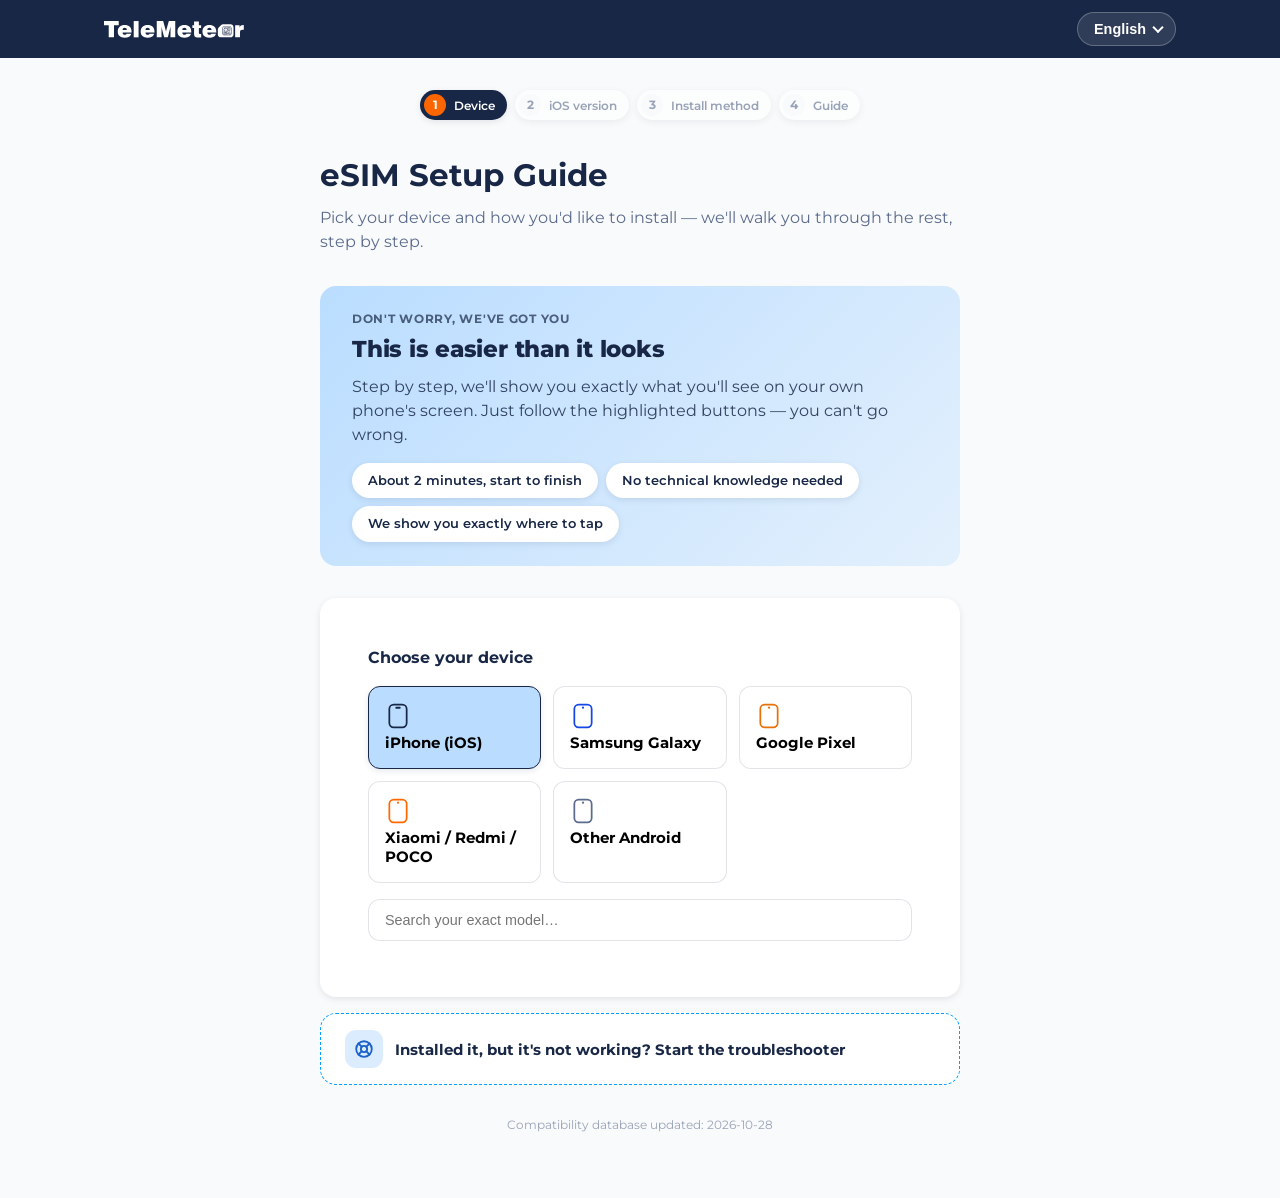
<file: index.html>
<!doctype html>
<html lang="hu">
<head>
  <meta charset="utf-8" />
  <meta name="viewport" content="width=device-width, initial-scale=1" />
  <title data-i18n="ui.app.title">eSIM Setup Guide</title>
  <link rel="preload" href="assets/fonts/montserrat-400.woff2?v=68" as="font" type="font/woff2" crossorigin />
  <link rel="preload" href="assets/fonts/montserrat-700.woff2?v=68" as="font" type="font/woff2" crossorigin />
  <link rel="stylesheet" href="css/tokens.css?v=68" />
  <link rel="stylesheet" href="css/main.css?v=68" />
  <link rel="stylesheet" href="css/phone-frame.css?v=68" />
  <style>
    /* No flash of untranslated text: the page is held back for the few
       milliseconds it takes to load the visitor's language. Deliberately not
       animated — a transition can stall in a throttled tab and leave the page
       invisible. */
    html:not(.i18n-ready) body { visibility: hidden; }
  </style>
  <noscript><style>html:not(.i18n-ready) body { visibility: visible; }</style></noscript>
  <script>
    // Failsafe: if anything goes wrong while loading, never leave the visitor
    // staring at a blank page — show it anyway.
    setTimeout(function () {
      document.documentElement.classList.add("i18n-ready");
    }, 2500);
  </script>
</head>
<body>
  <header class="site-header">
    <div class="site-header__inner">
      <a href="https://telemeteor.com" class="site-header__brand" aria-label="TeleMeteor">
        <svg width="140" height="17" viewBox="0 0 232 28" fill="none" xmlns="http://www.w3.org/2000/svg" aria-hidden="true">
          <path d="M24.3886 0H0V7.1164H7.8274V27.0111H16.5612V7.1164H24.3886V0Z" fill="currentColor"/>
          <path d="M34.34 6.36244C30.7823 6.36244 27.9708 7.33007 25.9021 9.2684C23.8335 11.2067 22.8008 13.8494 22.8008 17.1993C22.8008 20.5493 23.812 22.9715 25.8374 24.873C27.8629 26.7746 30.5974 27.7239 34.044 27.7239C37.1207 27.7239 39.5993 27.1635 41.4737 26.0458C43.3512 24.9282 44.5658 23.2807 45.1207 21.1035H37.4783C37.2933 21.6425 36.9419 22.0528 36.4271 22.3407C35.9091 22.6285 35.2648 22.7724 34.4879 22.7724C33.3442 22.7724 32.4502 22.4264 31.812 21.7374C31.1708 21.0454 30.8347 20.0655 30.7977 18.7947L45.7712 18.7763V18.2986C45.7712 14.5567 44.7601 11.6324 42.7346 9.52256C40.7092 7.41275 37.913 6.35938 34.343 6.35938L34.34 6.36244ZM30.7947 14.7986C30.844 13.6381 31.1739 12.7286 31.7812 12.0764C32.3916 11.4211 33.2178 11.0965 34.2629 11.0965C35.3943 11.0965 36.2637 11.4058 36.8648 12.0213C37.4691 12.6398 37.8113 13.5646 37.8976 14.7986H30.7885H30.7947Z" fill="currentColor"/>
          <path d="M57.2877 0H49.2383V27.0111H57.2877V0Z" fill="currentColor"/>
          <path d="M83.7271 18.3025C83.7271 14.5606 82.716 11.6363 80.6905 9.52647C78.6651 7.41666 75.8689 6.36328 72.2989 6.36328C68.729 6.36328 65.9297 7.33092 63.8611 9.26925C61.7925 11.2076 60.7598 13.8502 60.7598 17.2002C60.7598 20.5501 61.7709 22.9723 63.7964 24.8739C65.8218 26.7755 68.5563 27.7247 72.003 27.7247C75.0797 27.7247 77.5583 27.1644 79.4327 26.0467C81.3102 24.929 82.5248 23.2816 83.0797 21.1044H75.4373C75.2523 21.6433 74.9009 22.0537 74.386 22.3415C73.8681 22.6293 73.2238 22.7733 72.4469 22.7733C71.3032 22.7733 70.4091 22.4272 69.771 21.7383C69.1298 21.0462 68.7937 20.0663 68.7567 18.7955L83.7302 18.7772V18.2995L83.7271 18.3025ZM68.7537 14.7995C68.803 13.6389 69.1328 12.7295 69.7402 12.0772C70.3506 11.4219 71.1768 11.0973 72.225 11.0973C73.3564 11.0973 74.2257 11.4066 74.8269 12.0221C75.4311 12.6407 75.7733 13.5654 75.8597 14.7995H68.7506H68.7537Z" fill="currentColor"/>
          <path d="M202.553 17.457H199.078V20.9081H202.553V17.457ZM201.692 20.0537H199.938V18.3114H201.692V20.0537Z" fill="currentColor"/>
          <path d="M209.669 5.46484H197.374C196.043 5.46484 194.763 5.98847 193.817 6.92242L190.108 10.5847C189.152 11.5279 188.619 12.8078 188.619 14.1399V22.08C188.619 24.8053 190.842 27.0131 193.583 27.0131H209.669C212.413 27.0131 214.635 24.8053 214.635 22.08V10.3979C214.635 7.67264 212.413 5.46484 209.669 5.46484ZM211.207 21.0695C211.207 22.475 210.057 23.6172 208.642 23.6172H198.916C197.501 23.6172 196.351 22.475 196.351 21.0695V11.4084C196.351 10.0029 197.501 8.86075 198.916 8.86075H208.642C210.057 8.86075 211.207 10.0029 211.207 11.4084V21.0695Z" fill="currentColor"/>
          <path d="M208.643 9.64453H198.916C197.939 9.64453 197.141 10.4376 197.141 11.4083V21.0694C197.141 22.0401 197.939 22.8331 198.916 22.8331H208.643C209.62 22.8331 210.419 22.0401 210.419 21.0694V11.4083C210.419 10.4376 209.62 9.64453 208.643 9.64453ZM204.24 16.6966H206.713V17.4591H205.008V19.1678H204.24V16.6966ZM200.831 10.8051H203.319V13.2609H202.551V11.5676H200.831V10.8051ZM201.783 15.0186V14.253H202.551V15.0186H203.319V15.781H202.551V15.0186H201.783ZM198.309 13.2364H199.077V11.5676H198.309V10.8051H199.844V12.4709H201.783V13.2364H199.077V15.0186H200.063V14.253H200.831V15.781H198.309V13.2364ZM203.322 21.6726H198.309V16.6936H203.322V21.6726ZM209.25 21.6726H206.685V20.9101H205.008V21.6726H204.24V20.1477H205.918V18.2216H206.685V20.9101H208.482V19.9302H207.712V19.1678H209.25V21.6726ZM209.25 17.4591H208.482V18.2216H207.712V17.4591H208.482V16.6966H209.25V17.4591ZM209.25 15.781H204.24V10.8051H209.25V15.781Z" fill="currentColor"/>
          <path d="M208.482 11.5664H205.008V15.0174H208.482V11.5664ZM207.622 14.1631H205.868V12.4207H207.622V14.1631Z" fill="currentColor"/>
          <path d="M103.61 13.5355C103.499 13.8784 103.369 14.3868 103.221 15.0665C103.073 15.7463 102.913 16.5364 102.74 17.4428C102.469 16.2945 102.259 15.3911 102.111 14.7389C101.963 14.0836 101.865 13.6671 101.815 13.4834L98.048 0.00390625H87.4121V27.015H95.3135V13.9764C95.3135 13.4742 95.3043 12.8098 95.2858 11.9769C95.2673 11.147 95.2395 10.1488 95.2025 8.98821C95.4615 10.2835 95.6711 11.3124 95.8314 12.0687C95.9917 12.8281 96.152 13.4987 96.3124 14.0867L99.7097 27.015H105.801L109.162 13.7927L109.217 13.5538C109.637 11.9034 109.994 10.3815 110.287 8.98821C110.275 9.80886 110.265 10.5989 110.259 11.3644C110.253 12.13 110.25 12.9139 110.25 13.7223L110.176 27.0181H118.077V0.00696904H107.463L103.603 13.5416L103.61 13.5355Z" fill="currentColor"/>
          <path d="M133.279 6.36244C129.722 6.36244 126.91 7.33007 124.842 9.2684C122.773 11.2067 121.74 13.8494 121.74 17.1993C121.74 20.5493 122.751 22.9715 124.777 24.873C126.802 26.7746 129.537 27.7239 132.983 27.7239C136.06 27.7239 138.539 27.1635 140.413 26.0458C142.291 24.9282 143.505 23.2807 144.06 21.1035H136.418C136.233 21.6425 135.881 22.0528 135.367 22.3407C134.849 22.6285 134.204 22.7724 133.427 22.7724C132.284 22.7724 131.39 22.4264 130.751 21.7374C130.11 21.0454 129.774 20.0655 129.737 18.7947L144.711 18.7763V18.2986C144.711 14.5567 143.7 11.6324 141.674 9.52256C139.649 7.41275 136.852 6.35938 133.282 6.35938L133.279 6.36244ZM129.734 14.7986C129.783 13.6381 130.113 12.7286 130.721 12.0764C131.331 11.4211 132.157 11.0965 133.205 11.0965C134.337 11.0965 135.206 11.4058 135.807 12.0213C136.412 12.6398 136.754 13.5646 136.84 14.7986H129.731H129.734Z" fill="currentColor"/>
          <path d="M159.903 21.4596C158.895 21.4596 158.192 21.3218 157.798 21.0462C157.403 20.7706 157.206 20.296 157.206 19.6254V11.6485H160.954V7.08289H157.206V0.921875H149.267V7.08289H146.443V11.6485H149.267V21.6433C149.267 23.7593 149.77 25.2383 150.772 26.0804C151.774 26.9255 153.543 27.345 156.08 27.345C156.783 27.345 157.536 27.3297 158.343 27.2991C159.148 27.2685 160.045 27.2225 161.028 27.1613V21.4229C160.88 21.4351 160.729 21.4443 160.575 21.4504C160.421 21.4565 160.196 21.4596 159.9 21.4596H159.903Z" fill="currentColor"/>
          <path d="M174.692 6.36244C171.134 6.36244 168.322 7.33007 166.254 9.2684C164.185 11.2067 163.152 13.8494 163.152 17.1993C163.152 20.5493 164.164 22.9715 166.189 24.873C168.214 26.7746 170.949 27.7239 174.396 27.7239C177.472 27.7239 179.951 27.1635 181.825 26.0458C183.703 24.9282 184.917 23.2807 185.472 21.1035H177.83C177.645 21.6425 177.293 22.0528 176.779 22.3407C176.261 22.6285 175.616 22.7724 174.84 22.7724C173.696 22.7724 172.802 22.4264 172.164 21.7374C171.522 21.0454 171.186 20.0655 171.149 18.7947L186.123 18.7763V18.2986C186.123 14.5567 185.112 11.6324 183.086 9.52256C181.061 7.41275 178.265 6.35938 174.695 6.35938L174.692 6.36244ZM171.146 14.7986C171.196 13.6381 171.525 12.7286 172.133 12.0764C172.743 11.4211 173.569 11.0965 174.614 11.0965C175.746 11.0965 176.615 11.4058 177.216 12.0213C177.821 12.6398 178.163 13.5646 178.249 14.7986H171.14H171.146Z" fill="currentColor"/>
          <path d="M230.935 6.54688C229.286 6.54688 227.966 6.88065 226.974 7.54513C225.984 8.21268 225.223 9.26605 224.692 10.7083V7.07663H217.324V27.0111H225.337V18.8322C225.337 17.2919 225.716 16.162 226.471 15.4393C227.229 14.7166 228.413 14.3584 230.026 14.3584C230.272 14.3584 230.531 14.3676 230.803 14.3859C231.074 14.4043 231.357 14.4257 231.65 14.4502V6.54688H230.929H230.935Z" fill="currentColor"/>
        </svg>
      </a>
      <div class="lang-switcher">
        <label class="visually-hidden" for="lang-select" data-i18n="ui.lang.label">Language</label>
        <select id="lang-select">
          <option value="hu">Magyar</option>
          <option value="en">English</option>
          <option value="sr">Srpski</option>
          <option value="hr">Hrvatski</option>
        </select>
      </div>
    </div>
  </header>

  <main class="page">
    <nav class="wizard-progress" id="wizard-progress" aria-label="Progress">
      <button type="button" class="wizard-progress__step" data-wizard-progress="device">
        <span class="wizard-progress__num">1</span>
        <span data-i18n="ui.wizard.step-device">Device</span>
      </button>
      <button type="button" class="wizard-progress__step" data-wizard-progress="iosversion">
        <span class="wizard-progress__num">2</span>
        <span data-i18n="ui.wizard.step-iosversion">iOS</span>
      </button>
      <button type="button" class="wizard-progress__step" data-wizard-progress="delivery">
        <span class="wizard-progress__num">3</span>
        <span data-i18n="ui.wizard.step-delivery">Method</span>
      </button>
      <button type="button" class="wizard-progress__step" data-wizard-progress="guide">
        <span class="wizard-progress__num">4</span>
        <span data-i18n="ui.wizard.step-guide">Guide</span>
      </button>
    </nav>

    <section class="wizard-panel" id="panel-device" data-wizard-panel="device">
      <div class="page-intro">
        <h1 data-i18n="ui.app.title">eSIM Setup Guide</h1>
        <p data-i18n="ui.app.subtitle">Pick your device and how you'd like to install — we'll show you the rest.</p>
      </div>

      <section class="hero-reassurance">
        <p class="hero-reassurance__eyebrow" data-i18n="ui.hero.eyebrow">Don't worry, we've got you</p>
        <h2 class="hero-reassurance__title" data-i18n="ui.hero.title">This is easier than it looks</h2>
        <p class="hero-reassurance__body" data-i18n="ui.hero.body"></p>
        <ul class="hero-reassurance__chips">
          <li data-i18n="ui.hero.chip1"></li>
          <li data-i18n="ui.hero.chip2"></li>
          <li data-i18n="ui.hero.chip3"></li>
        </ul>
      </section>

      <section class="detect-banner" id="detect-banner" hidden>
        <span class="detect-banner__icon" id="detect-icon" aria-hidden="true">📱</span>
        <div class="detect-banner__text">
          <p class="detect-banner__eyebrow" data-i18n="ui.detect.eyebrow">Looks like your phone is</p>
          <p class="detect-banner__device" id="detect-device"></p>
          <p class="detect-banner__note" id="detect-note" hidden></p>
        </div>
        <div class="detect-banner__actions">
          <button type="button" class="detect-banner__go" id="detect-go" data-i18n="ui.detect.confirm">Yes, start here →</button>
          <button type="button" class="detect-banner__no" id="detect-no" data-i18n="ui.detect.reject">Not my phone</button>
        </div>
      </section>

      <section class="picker-group picker-group--standalone" id="device-picker" aria-labelledby="device-picker-title">
        <h2 id="device-picker-title" data-i18n="ui.os.title">Choose your device</h2>
        <div class="option-grid" id="os-options" role="group" aria-labelledby="device-picker-title"></div>

        <div class="model-search">
          <label class="visually-hidden" for="model-search-input" data-i18n="ui.os.search.placeholder">Search your exact model…</label>
          <input type="text" id="model-search-input" data-i18n-placeholder="ui.os.search.placeholder" placeholder="Search your exact model…" autocomplete="off" />
          <ul class="model-results" id="model-results"></ul>
          <p class="model-search__empty" id="model-search-empty" hidden data-i18n="ui.os.search.no-results">No matching model found.</p>
        </div>
      </section>

      <button type="button" class="ts-entry" id="ts-entry-home"><span class="ts-entry__icon" id="ts-entry-icon" aria-hidden="true"></span><span data-i18n="ui.ts.entry">Installed it, but it's not working? Start the troubleshooter</span></button>
    </section>

    <section class="wizard-panel" id="panel-iosversion" data-wizard-panel="iosversion" hidden>
      <button type="button" class="wizard-back" data-back="device">
        <span aria-hidden="true">←</span> <span data-i18n="ui.nav.prev">Back</span>
      </button>

      <section class="picker-group picker-group--standalone" id="ios-version-picker" aria-labelledby="ios-version-picker-title">
        <h2 id="ios-version-picker-title" data-i18n="ui.iosversion.title">Which iOS version do you have?</h2>
        <p class="picker-group__hint" data-i18n="ui.iosversion.hint">Not sure? Check under Settings → General → About → Software Version.</p>
        <div class="option-grid option-grid--compact" id="ios-version-options" role="group" aria-labelledby="ios-version-picker-title"></div>
      </section>
    </section>

    <section class="wizard-panel" id="panel-delivery" data-wizard-panel="delivery" hidden>
      <button type="button" class="wizard-back" id="delivery-back">
        <span aria-hidden="true">←</span> <span data-i18n="ui.nav.prev">Back</span>
      </button>

      <section class="picker-group picker-group--standalone" id="delivery-picker" aria-labelledby="delivery-picker-title">
        <h2 id="delivery-picker-title" data-i18n="ui.delivery.title">How would you like to install it?</h2>
        <p class="picker-group__hint" data-i18n="ui.delivery.hint">You'll find all three in the email we sent you — pick whichever feels easiest.</p>
        <div class="option-grid" id="delivery-options" role="group" aria-labelledby="delivery-picker-title"></div>
      </section>
    </section>

    <section class="wizard-panel" id="panel-guide" data-wizard-panel="guide" hidden>
      <section class="guide-panel" id="guide-panel" aria-live="polite">
        <p class="guide-panel__fallback-notice" id="fallback-notice" hidden data-i18n="ui.notice.fallback-en"></p>

        <!-- Instruction first: a big, plain, glanceable line so users don't
             have to read anything else to know what to do this step. -->
        <div class="step-head" id="step-text">
          <div class="step-progressbar" id="step-progress" aria-hidden="true">
            <span class="step-progressbar__fill" id="step-progress-fill"></span>
          </div>
          <div class="step-head__row">
            <span class="step-head__icon" id="step-icon" aria-hidden="true"></span>
            <div class="step-head__text">
              <p class="step-head__eyebrow">
                <span id="step-eyebrow"></span><span class="step-head__count" id="step-progress-label"></span>
              </p>
              <h2 class="step-head__title" id="step-title"></h2>
            </div>
          </div>
        </div>

        <div class="phone-frame-shell">
          <div class="phone-frame" id="phone-frame">
            <div class="phone-frame__notch"></div>
            <div class="phone-frame__screen" id="phone-screen">
              <div class="phone-frame__illustration-wrap" id="illustration-wrap"></div>
            </div>
          </div>
        </div>

        <!-- Description + warning are always visible — no clicking to read. -->
        <p class="step-body" id="step-body"></p>
        <span class="step-text__warning" id="step-warning" hidden></span>

        <nav class="step-nav" aria-label="Step navigation">
          <button type="button" class="step-nav__prev" id="step-prev" aria-label="Back">←</button>
          <button type="button" class="step-nav__next" id="step-next" data-i18n="ui.nav.next">Next</button>
        </nav>
      </section>
      <p class="guide-verified" id="guide-verified" hidden></p>
      <button type="button" class="ts-entry ts-entry--subtle" id="ts-entry-guide" data-i18n="ui.ts.entry-guide">Stuck? Troubleshooter →</button>
    </section>

    <section class="wizard-panel" id="panel-compat" data-wizard-panel="compat" hidden>
      <button type="button" class="wizard-back" id="compat-back">
        <span aria-hidden="true">←</span> <span data-i18n="ui.nav.prev">Back</span>
      </button>
      <section class="compat-card" id="compat-card" aria-live="polite"></section>
    </section>

    <section class="wizard-panel" id="panel-troubleshoot" data-wizard-panel="troubleshoot" hidden>
      <button type="button" class="wizard-back" id="ts-back">
        <span aria-hidden="true">←</span> <span data-i18n="ui.nav.prev">Back</span>
      </button>
      <section class="ts-card" id="ts-card" aria-live="polite"></section>
    </section>

    <!-- Quiet provenance line: when the compatibility data was last verified. -->
    <footer class="db-note" id="db-note" hidden></footer>
  </main>

  <script src="js/icons.js?v=68"></script>
  <script src="js/i18n.js?v=68"></script>
  <script src="js/model-catalog.js?v=68"></script>
  <script src="js/content-loader.js?v=68"></script>
  <script src="js/phone-renderer.js?v=68"></script>
  <script src="js/step-controller.js?v=68"></script>
  <script src="js/delivery-picker.js?v=68"></script>
  <script src="js/device-picker.js?v=68"></script>
  <script src="js/ios-version-picker.js?v=68"></script>
  <script src="js/device-detect.js?v=68"></script>
  <script src="js/compat.js?v=68"></script>
  <script src="js/troubleshoot.js?v=68"></script>
  <script src="js/app.js?v=68"></script>
  <script src="js/viewport-fix.js?v=68"></script>
</body>
</html>
</file>
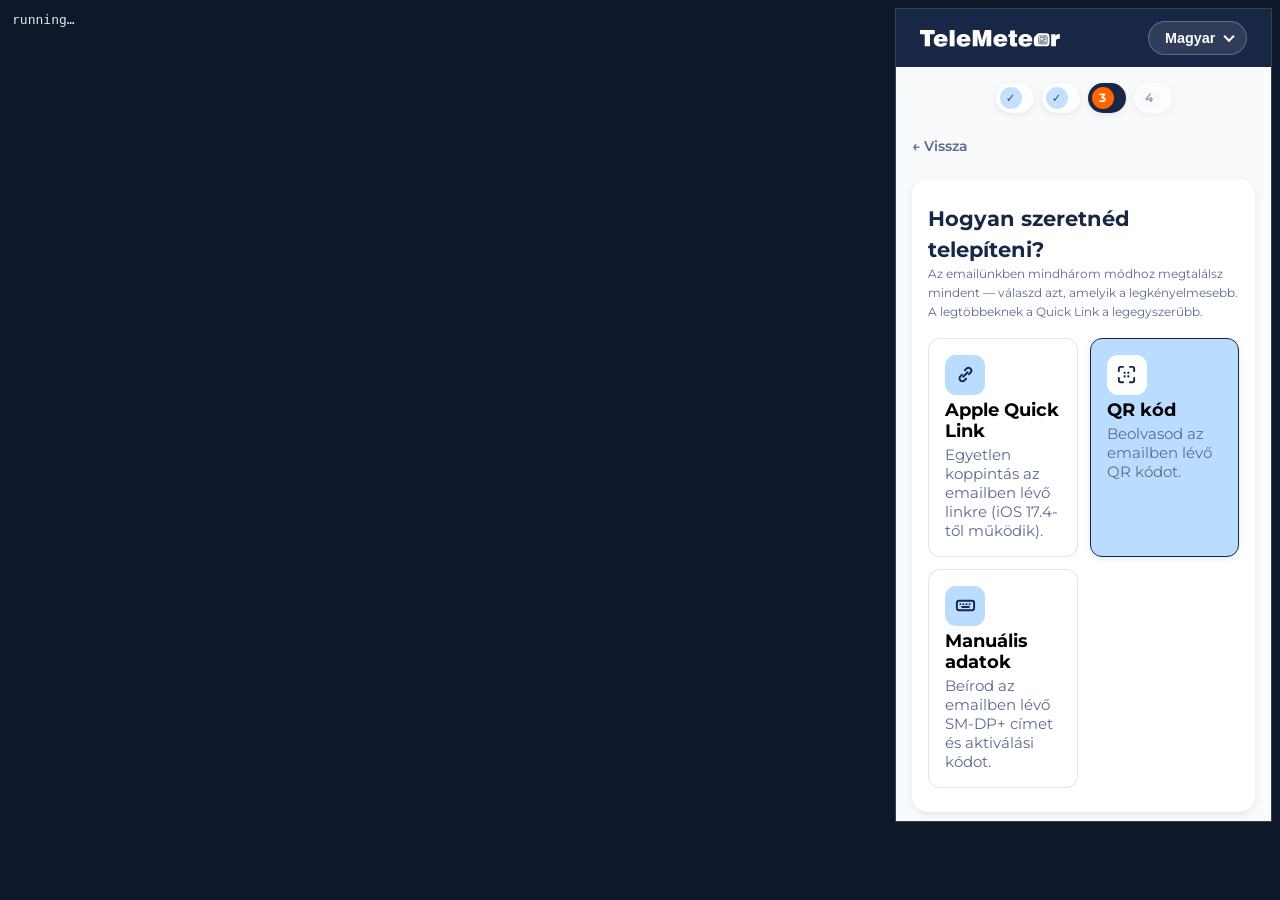
<file: tools/app-audit.html>
<!doctype html><meta charset="utf-8"><title>App layout audit</title>
<style>body{font:13px ui-monospace,monospace;background:#0f172a;color:#e2e8f0;padding:12px;margin:0}
pre{white-space:pre-wrap}.ok{color:#4ade80}.bad{color:#f87171}</style>
<div id="log">running…</div>
<iframe id="fr" style="width:375px;height:812px;border:1px solid #334155;position:fixed;right:8px;top:8px"></iframe>
<script>
const COMBOS=[
 ['ios',/iPhone/,/17\.4 (vagy újabb|or later|ili nov)/i,/QR/],
 ['ios',/iPhone/,/17\.3/,/Manuál|kézzel|Manual|Ručn|Ručni|adatok|podaci/i],
 ['ios',/iPhone/,/17\.4 (vagy újabb|or later|ili nov)/i,/^\W*🔗?\s*(Apple|Android|Quick|Brzi)/i],
 ['samsung',/Samsung/,null,/Manuál|kézzel|Manual|Ručn|Ručni|adatok|podaci/i],
 ['samsung',/Samsung/,null,/QR/],
 ['pixel',/Pixel/,null,/^\W*🔗?\s*(Apple|Android|Quick|Brzi)/i],
 ['pixel',/Pixel/,null,/QR/],
 ['generic',/Egyéb|Other|Drugi|Ostali/i,null,/QR/],
 ['xiaomi',/Xiaomi|Redmi|POCO/i,null,/QR/],
 ['generic',/Egyéb|Other|Drugi|Ostali/i,null,/Manuál|kézzel|Manual|Ručn|Ručni|adatok|podaci/i],
];
const LANG=new URLSearchParams(location.search).get('lang')||'hu';
const s=ms=>new Promise(r=>setTimeout(r,ms));
const fr=document.getElementById('fr');
function load(url){return new Promise(r=>{fr.onload=()=>r();fr.src=url});}
(async()=>{
 const rows=[],bad=[];
 for(const [os,osre,ver,delre] of COMBOS){
  await load(`../index.html?lang=${LANG}&_=${Date.now()}`);
  const D=fr.contentDocument, W=fr.contentWindow;
  W.localStorage.clear();
  await load(`../index.html?lang=${LANG}&_=${Date.now()}`);
  const d=fr.contentDocument, w=fr.contentWindow;
  // Only ever click a card that is actually on screen — every step's cards
  // live in the DOM at once, and clicking a hidden one silently does nothing.
  // Only ever click a card that is actually on screen — every step's cards
  // live in the DOM at once, and clicking a hidden one silently does nothing.
  // Retry, because a step's cards appear only once its content has loaded.
  const pick=async re=>{
    for(let a=0;a<12;a++){
      const b=[...d.querySelectorAll('.option-card,button')]
        .find(x=>x.offsetParent!==null && re.test(x.textContent.replace(/\s+/g,' ').trim()));
      if(b){b.click();return true}
      await s(180);
    }
    return false};
  // Scope to the guide's own nav, and only a button that is actually on screen.
  const next=()=>[...d.querySelectorAll('.step-nav button, .step-nav a')]
      .find(b=>b.offsetParent!==null && !/back|prev/i.test(b.className));
  await s(500);
  if(!await pick(osre)){bad.push(`${os}: device button not found`);continue}
  await s(300);
  if(ver){ await pick(ver); await s(300); }
  if(!await pick(delre)){bad.push(`${os}: delivery button not found`);continue}
  await s(800);
  for(let i=0;i<16;i++){
   await s(340);
   const nav=d.querySelector('.step-nav'); if(!nav) break;
   const title=(d.getElementById('step-title')||{}).textContent||'';
   const svgs=d.querySelectorAll('#illustration-wrap svg').length;
   const rings=d.querySelectorAll('.tap-point').length;
   const ph=d.querySelector('.phone-frame').getBoundingClientRect();
   const nb=Math.round(nav.getBoundingClientRect().bottom);
   const vh=w.innerHeight;
   const row={combo:`${os}/${delre.source.slice(0,6)}`,step:i+1,title:title.slice(0,26),svgs,rings,phoneH:Math.round(ph.height),navBottom:nb,vh};
   rows.push(row);
   if(!title) bad.push(`${row.combo} step ${i+1}: empty title`);
   if(svgs>1) bad.push(`${row.combo} step ${i+1}: ${svgs} screens stacked`);
   if(nb>vh) bad.push(`${row.combo} step ${i+1}: nav ${nb-vh}px below the fold`);
   if(ph.height<300) bad.push(`${row.combo} step ${i+1}: phone only ${Math.round(ph.height)}px tall`);
   // a ring must sit inside the phone screen
   d.querySelectorAll('.tap-point').forEach(r=>{const rb=r.getBoundingClientRect(),pb=d.querySelector('#phone-screen').getBoundingClientRect();
     if(rb.left<pb.left-1||rb.right>pb.right+1||rb.top<pb.top-1||rb.bottom>pb.bottom+1) bad.push(`${row.combo} step ${i+1}: ring outside the screen`);});
   const n=next(); if(!n||n.disabled) break; n.click();
  }
 }
 window.__rows=rows; window.__bad=[...new Set(bad)];
 log.innerHTML=`<b>${LANG}</b> — ${rows.length} steps walked, `+
   (window.__bad.length?`<span class="bad">${window.__bad.length} problems</span><pre>${window.__bad.join('\n')}</pre>`
                       :`<span class="ok">0 problems</span>`)+
   `<pre>min phone ${Math.min(...rows.map(r=>r.phoneH))}px · max nav bottom ${Math.max(...rows.map(r=>r.navBottom))} / ${rows[0].vh}px</pre>`;
})();
</script>
</file>
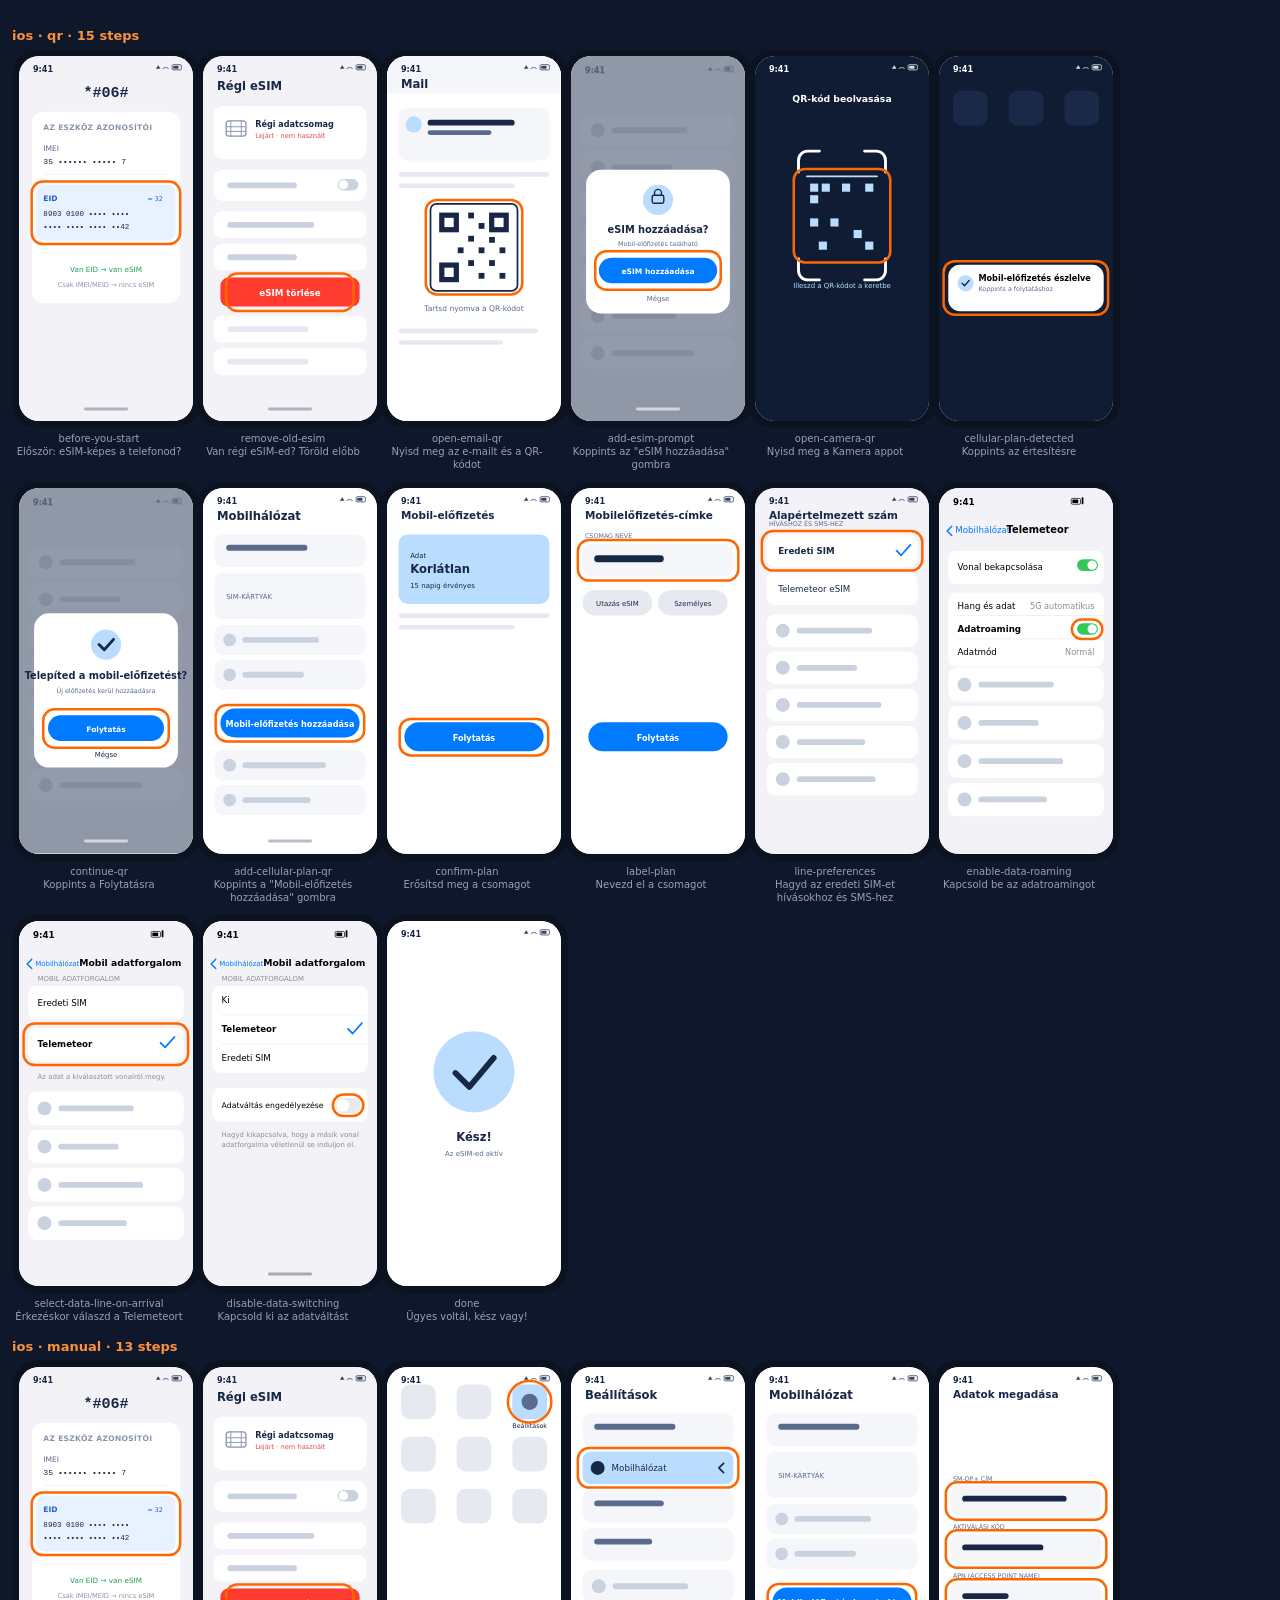
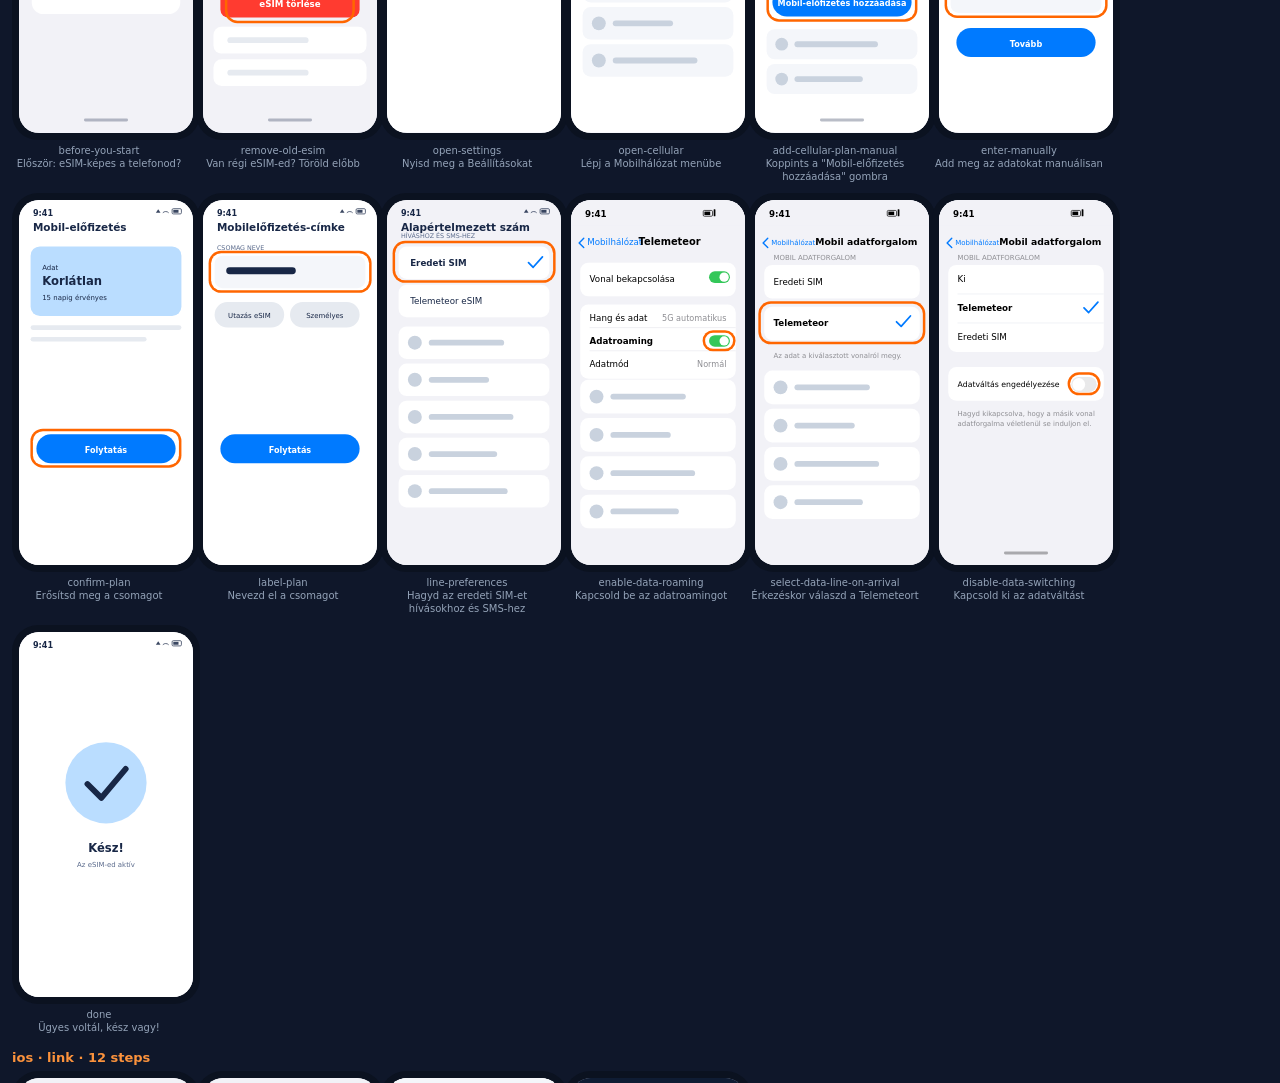
<file: tools/flow-audit.html>
<!doctype html><meta charset="utf-8"><title>Flow audit</title>
<style>body{font:12px system-ui;background:#0f172a;color:#e2e8f0;margin:0;padding:12px}
.grid{display:flex;flex-wrap:wrap;gap:10px}
figure{margin:0;width:174px;text-align:center}
.wrap{position:relative;width:174px;aspect-ratio:220/462;border-radius:26px;background:#0b1220;padding:7px}
.scr{position:relative;width:100%;height:100%;border-radius:20px;overflow:hidden;background:#f2f2f7}
svg{position:absolute;inset:0;width:100%;height:100%}
.ring{position:absolute;transform:translate(-50%,-50%);border-radius:999px;
      box-shadow:0 0 0 2.5px #FF6600;pointer-events:none}
.ring.rect{border-radius:10px}
figcaption{font-size:10px;margin-top:4px;color:#94a3b8;line-height:1.3}
h2{font-size:13px;margin:16px 0 6px;color:#fb923c}</style>
<div id="bar"></div><div id="out"></div>
<script>
function fit(svgEl){const vb=svgEl.viewBox.baseVal,W=vb.width||300,PAD=10;
 svgEl.querySelectorAll('text[data-key]').forEach(el=>{let len;try{len=el.getComputedTextLength()}catch(e){return}
 if(!len)return;const x=parseFloat(el.getAttribute('x'))||0,an=el.getAttribute('text-anchor')||'start';
 let av=an==='middle'?2*Math.min(x-PAD,W-x-PAD):an==='end'?x-PAD:W-x-PAD;
 const d=parseFloat(el.getAttribute('data-maxw'));if(!isNaN(d))av=Math.min(av,d);
 if(av<=0||len<=av)return;const b=parseFloat(el.getAttribute('font-size'))||14;
 el.setAttribute('font-size',Math.max(7.5,b*(av/len)).toFixed(2));});}

const q=new URLSearchParams(location.search);
const LANG=q.get('lang')||'hu';
const ONLY=q.get('os');
const ALL=[['ios','qr'],['ios','manual'],['ios','link'],
              ['android-samsung','manual'],['android-samsung','qr'],['android-samsung','link'],
              ['android-pixel','manual'],['android-pixel','qr'],['android-pixel','link'],
              ['android-xiaomi','manual'],['android-xiaomi','qr'],['android-xiaomi','link'],['android-generic','manual'],['android-generic','qr'],['android-generic','link']];
const COMBOS = ONLY ? ALL.filter(c=>c[0]===ONLY) : ALL;
(async()=>{
 const S=await (await fetch(`../content/strings/${LANG}.json?_=`+Date.now())).json();
 // Exactly the resolution js/i18n.js uses, so this audit cannot lie to me.
 const t=k=>{if(!k)return'';
   if(k.startsWith('ui.'))return S.ui?S.ui[k.slice(3)]:undefined;
   if(k.startsWith('screen.'))return S.screen?S.screen[k.slice(7)]:undefined;
   return S.steps?S.steps[k]:undefined;};
 let problems=[];
 for(const [os,del] of COMBOS){
  const st=await (await fetch(`../content/structure/${os}.json?_=`+Date.now())).json();
  const steps=st.steps.filter(s=>s.appliesTo.includes('all')||s.appliesTo.includes(del));
  const h=document.createElement('h2');h.textContent=`${os} · ${del} · ${steps.length} steps`;out.appendChild(h);
  const g=document.createElement('div');g.className='grid';out.appendChild(g);
  for(const s of steps){
   const txt=await (await fetch(`../assets/illustrations/${s.illustration}?_=`+Date.now())).text();
   const svg=new DOMParser().parseFromString(txt,'image/svg+xml').documentElement;
   svg.querySelectorAll('[data-key]').forEach(e=>{const v=t(e.getAttribute('data-key'));
     if(v===undefined){problems.push(`${os}/${s.id}: SVG key ${e.getAttribute('data-key')}`);e.textContent='⟨?⟩';}
     else e.textContent=v;});
   svg.setAttribute('preserveAspectRatio','xMidYMid slice');
   const title=t(s.titleKey);
   if(title===undefined)problems.push(`${os}/${s.id}: title ${s.titleKey}`);
   const fig=document.createElement('figure');
   fig.innerHTML=`<div class="wrap"><div class="scr"></div></div><figcaption>${s.id}<br>${title||'⟨missing⟩'}</figcaption>`;
   const scr=fig.querySelector('.scr');scr.appendChild(svg);
   for(const tp of s.tapPoints||[]){
    const r=document.createElement('div');
    r.className='ring'+(tp.shape==='rect'?' rect':'');
    r.style.cssText+=`left:${tp.x}%;top:${tp.y}%;width:${tp.w||86}%;height:${tp.h||11}%`;
    scr.appendChild(r);
    if(tp.x-(tp.w||86)/2<-1||tp.x+(tp.w||86)/2>101||tp.y-(tp.h||11)/2<-1||tp.y+(tp.h||11)/2>101)
      problems.push(`${os}/${s.id}: ring outside the screen`);
   }
   g.appendChild(fig);fit(svg);
  }
 }
 // The complaint that started this pass: a ring edge slicing through a label.
 // Measure it for real, in the rendered DOM, rather than trusting the numbers.
 await new Promise(r=>setTimeout(r,60));
 document.querySelectorAll('figure').forEach(fig=>{
  const cap=fig.querySelector('figcaption').textContent.split('\n')[0];
  fig.querySelectorAll('.ring').forEach(r=>{
    const rb=r.getBoundingClientRect();
    fig.querySelectorAll('svg text').forEach(t=>{
      const cb=t.getBoundingClientRect(); if(cb.width<2) return;
      const inside = cb.left>rb.left+3 && cb.right<rb.right-3 && cb.top>rb.top+3 && cb.bottom<rb.bottom-3;
      const hits = cb.left<rb.right && cb.right>rb.left && cb.top<rb.bottom && cb.bottom>rb.top;
      if(hits && !inside) problems.push(`${cap}: ring edge crosses "${t.textContent.slice(0,20)}"`);
    });
  });
 });
 problems=[...new Set(problems)];
 window.__problems=problems;
 bar.textContent=`${LANG} — ${problems.length} problems`+(problems.length?': '+problems.slice(0,5).join(' | '):'');
})();
</script>
</file>
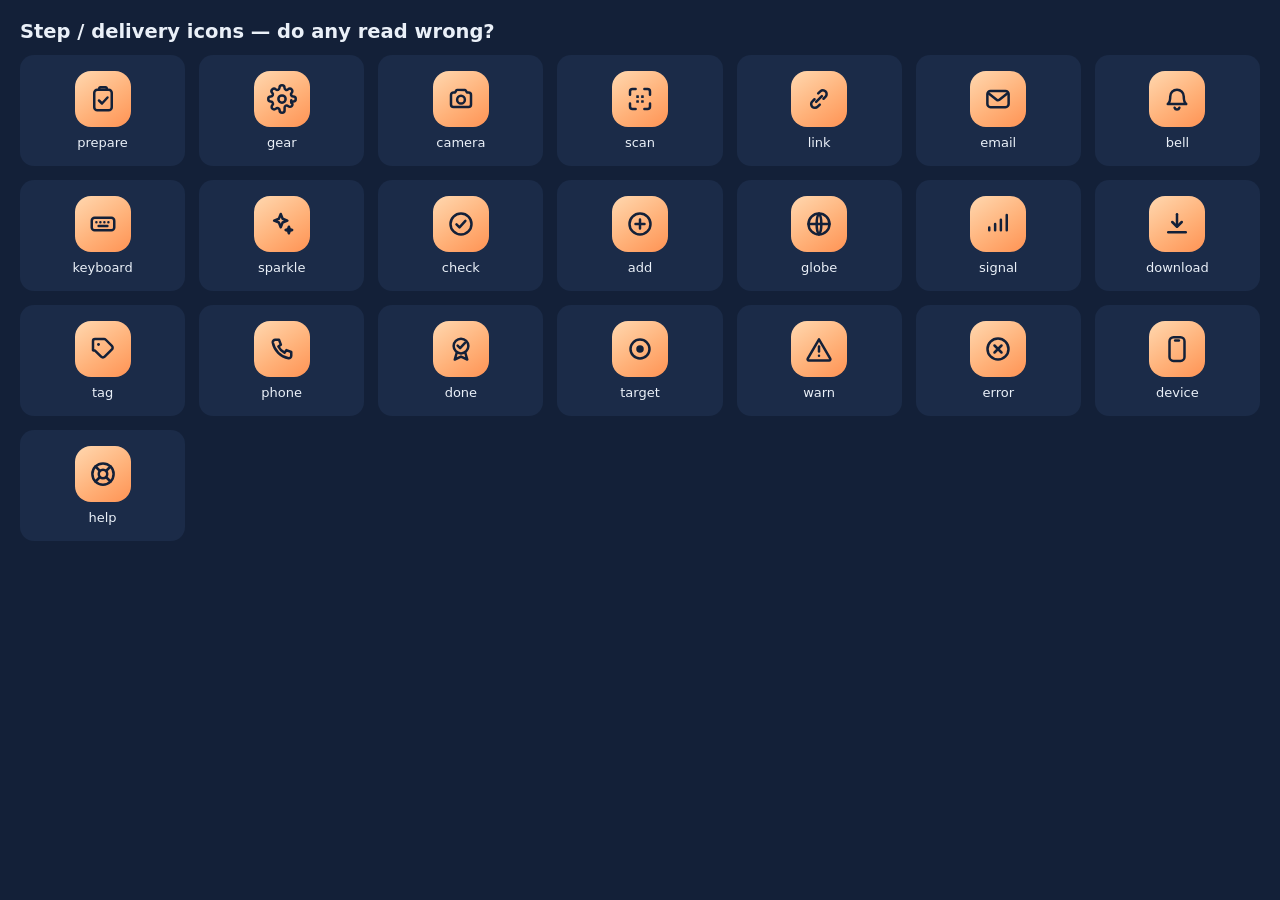
<file: tools/icon-gallery.html>
<!doctype html><meta charset="utf-8"><title>Icon gallery</title>
<style>body{font:13px system-ui;background:#132038;color:#eaf0f8;margin:0;padding:20px}
.grid{display:grid;grid-template-columns:repeat(auto-fill,minmax(150px,1fr));gap:14px}
.cell{background:#1b2b48;border-radius:14px;padding:16px;text-align:center}
.tile{width:56px;height:56px;margin:0 auto 8px;display:grid;place-items:center;border-radius:16px;
 color:#132038;background:linear-gradient(145deg,#ffd8b0,#ffb27a 55%,#ff9354)}
.tile svg{width:30px;height:30px}
.blue{background:#BADDFF}
h2{margin:0 0 12px}</style>
<h2>Step / delivery icons — do any read wrong?</h2>
<div class="grid" id="g"></div>
<script src="../js/icons.js?v=56"></script>
<script>
const names=['prepare','gear','camera','scan','link','email','bell','keyboard','sparkle','check','add','globe','signal','download','tag','phone','done','target','warn','error','device','help'];
for(const n of names){
 const c=document.createElement('div'); c.className='cell';
 c.innerHTML=`<div class="tile">${Icons.get(n)}</div><div>${n}</div>`;
 g.appendChild(c);
}
</script>
</file>
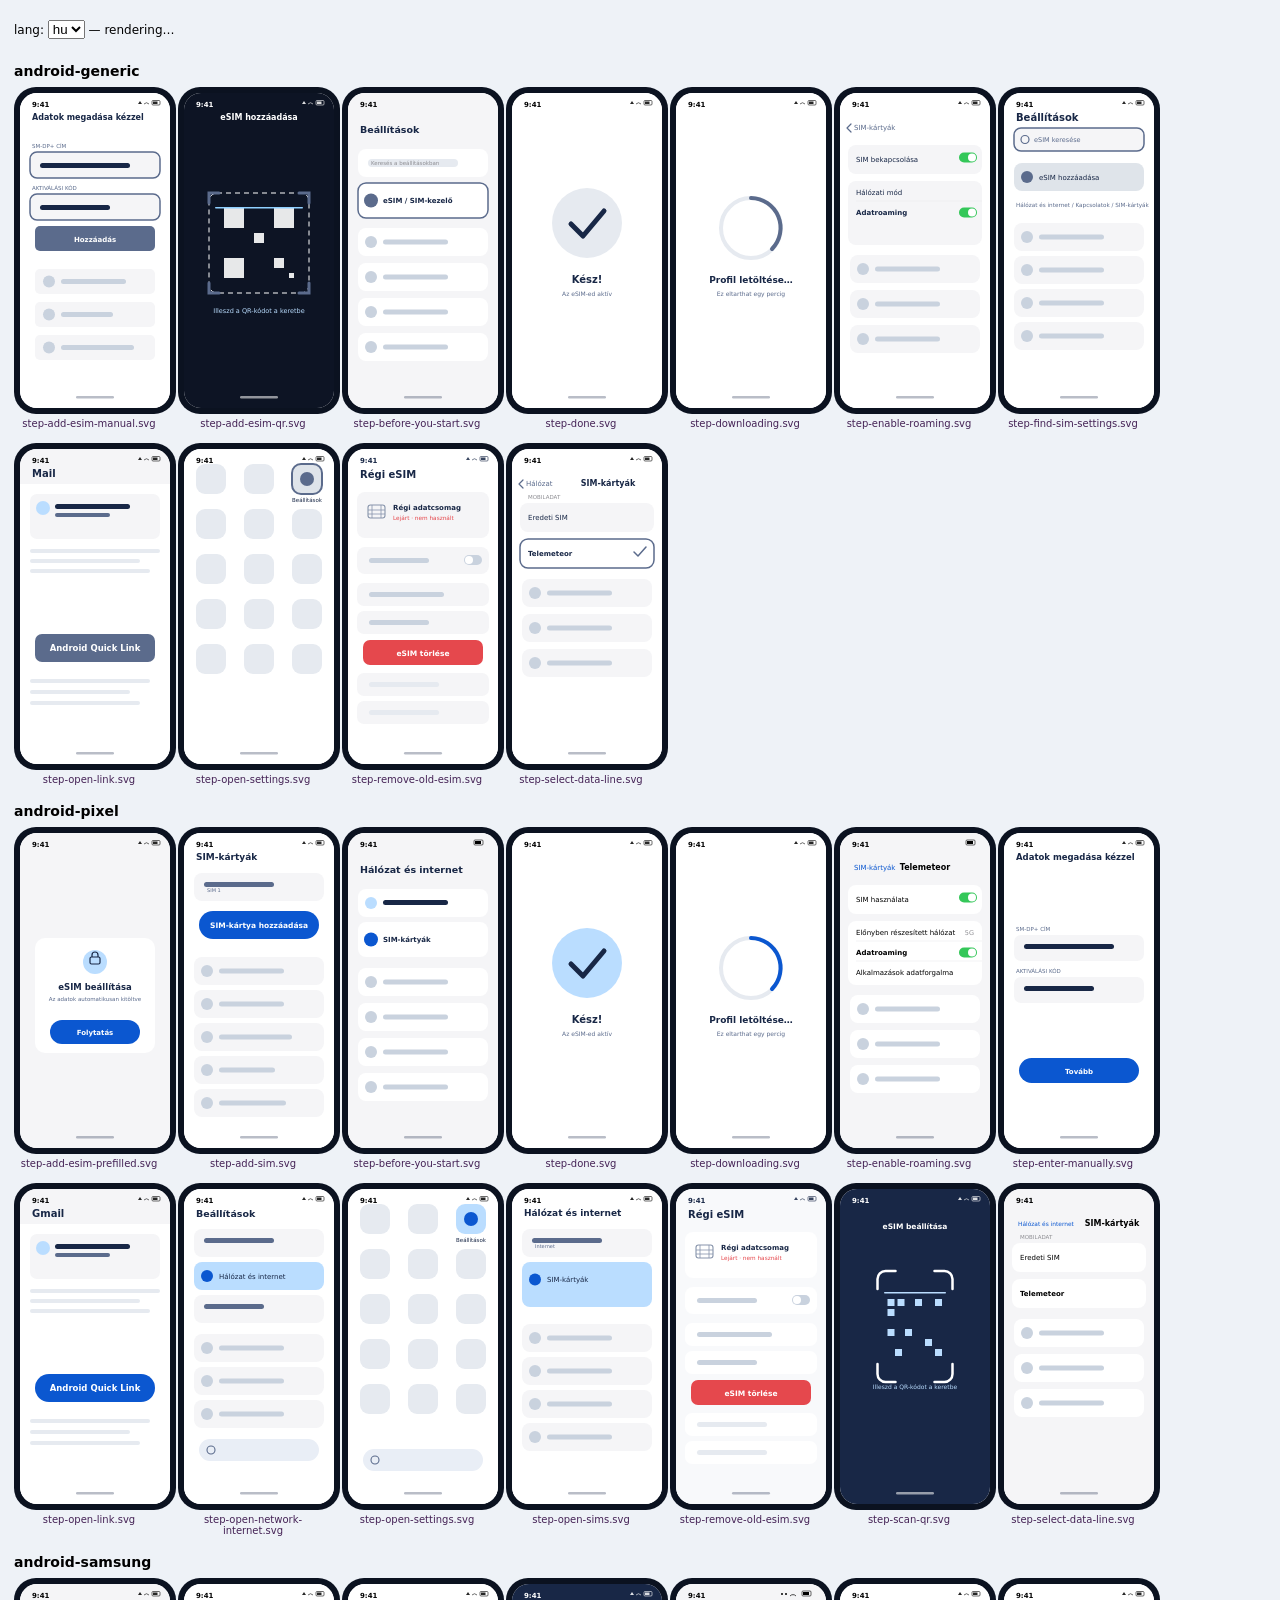
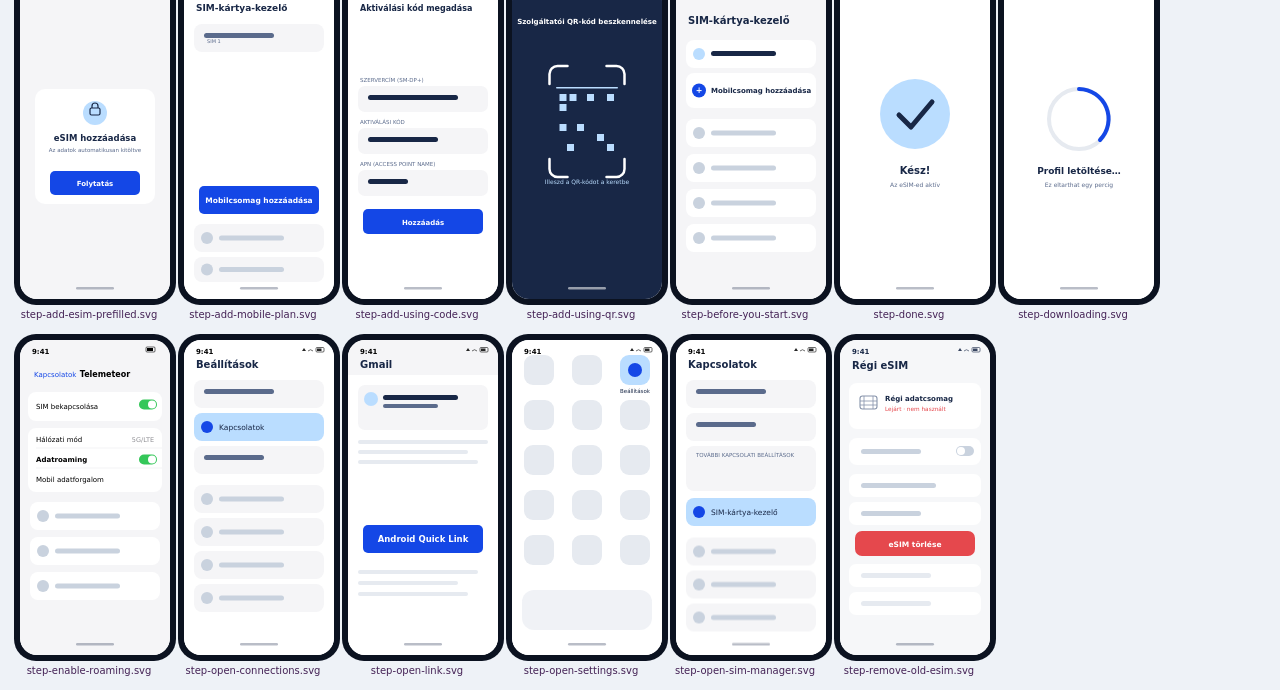
<file: tools/svg-audit.html>
<!doctype html><meta charset="utf-8"><title>All screens audit</title>
<style>body{font:12px system-ui;background:#eef2f7;margin:0;padding:14px}
h2{font-size:14px;margin:18px 0 8px}
.grid{display:flex;flex-wrap:wrap;gap:14px}
figure{margin:0;text-align:center;width:150px}
.p{width:150px;aspect-ratio:300/630;overflow:hidden;border-radius:22px;background:#0b1220;padding:6px}
.s{width:100%;height:100%;border-radius:17px;overflow:hidden;background:#fff}
svg{width:100%;height:100%;display:block}
figcaption{font-size:10px;margin-top:4px;color:#425}
#bar{position:sticky;top:0;background:#eef2f7;padding:6px 0;z-index:9}</style>
<div id="bar">lang: <select id="lang"><option>hu<option>en<option>sr<option>hr</select>
<span id="verdict"></span></div>
<div id="out"></div>
<script>
// Mirrors PhoneRenderer.fitScreenText so the audit shows exactly what ships.
function fit(svgEl){
  const vb=svgEl.viewBox&&svgEl.viewBox.baseVal, W=vb&&vb.width?vb.width:300, PAD=10;
  svgEl.querySelectorAll('text[data-key]').forEach(el=>{
    let len; try{len=el.getComputedTextLength()}catch(e){return}
    if(!len) return;
    const x=parseFloat(el.getAttribute('x'))||0, an=el.getAttribute('text-anchor')||'start';
    let avail = an==='middle' ? 2*Math.min(x-PAD, W-x-PAD) : an==='end' ? x-PAD : W-x-PAD;
    const d=parseFloat(el.getAttribute('data-maxw')); if(!isNaN(d)) avail=Math.min(avail,d);
    if(avail<=0||len<=avail) return;
    const base=parseFloat(el.getAttribute('font-size'))||14;
    el.setAttribute('font-size', Math.max(7.5, base*(avail/len)).toFixed(2));
  });
}
async function render(lang){
  out.innerHTML=''; verdict.textContent=' — rendering…';
  const S=await (await fetch(`../content/strings/${lang}.json?_=${Date.now()}`)).json();
  const t=k=>{ if(k.startsWith('ui.'))return S.ui?S.ui[k.slice(3)]:undefined;
    if(k.startsWith('screen.'))return S.screen?S.screen[k.slice(7)]:undefined;
    return S.steps?S.steps[k]:undefined;};
  const files=await (await fetch('svg-list.json?_='+Date.now())).json();
  const byDir={}; for(const f of files){const d=f.split('/')[0];(byDir[d]=byDir[d]||[]).push(f);}
  const shrunk=[];
  for(const [d,list] of Object.entries(byDir)){
    const h=document.createElement('h2'); h.textContent=d; out.appendChild(h);
    const g=document.createElement('div'); g.className='grid'; out.appendChild(g);
    for(const f of list){
      const txt=await (await fetch(`../assets/illustrations/${f}?_=${Date.now()}`)).text();
      const svg=new DOMParser().parseFromString(txt,"image/svg+xml").documentElement;
      svg.querySelectorAll('[data-key]').forEach(el=>{
        const v=t(el.getAttribute('data-key'));
        el.textContent = v===undefined ? '⟨'+el.getAttribute('data-key')+'⟩' : v;
      });
      svg.setAttribute("preserveAspectRatio","xMidYMid slice");
      const fig=document.createElement('figure');
      fig.innerHTML=`<div class="p"><div class="s"></div></div><figcaption>${f.split('/')[1]}</figcaption>`;
      fig.querySelector('.s').appendChild(svg); g.appendChild(fig);
      const before=[...svg.querySelectorAll('text[data-key]')].map(e=>e.getAttribute('font-size'));
      fit(svg);
      [...svg.querySelectorAll('text[data-key]')].forEach((e,i)=>{
        const now=parseFloat(e.getAttribute('font-size'));
        if(now < parseFloat(before[i])-0.01) shrunk.push(`${f} ${e.getAttribute('data-key')} ${before[i]}→${now}`);
      });
    }
  }
  window.__shrunk=shrunk;
  verdict.textContent=` — ${files.length} screens, ${shrunk.length} labels auto-shrunk`;
}
lang.onchange=()=>render(lang.value);
render('hu');
</script>
</file>
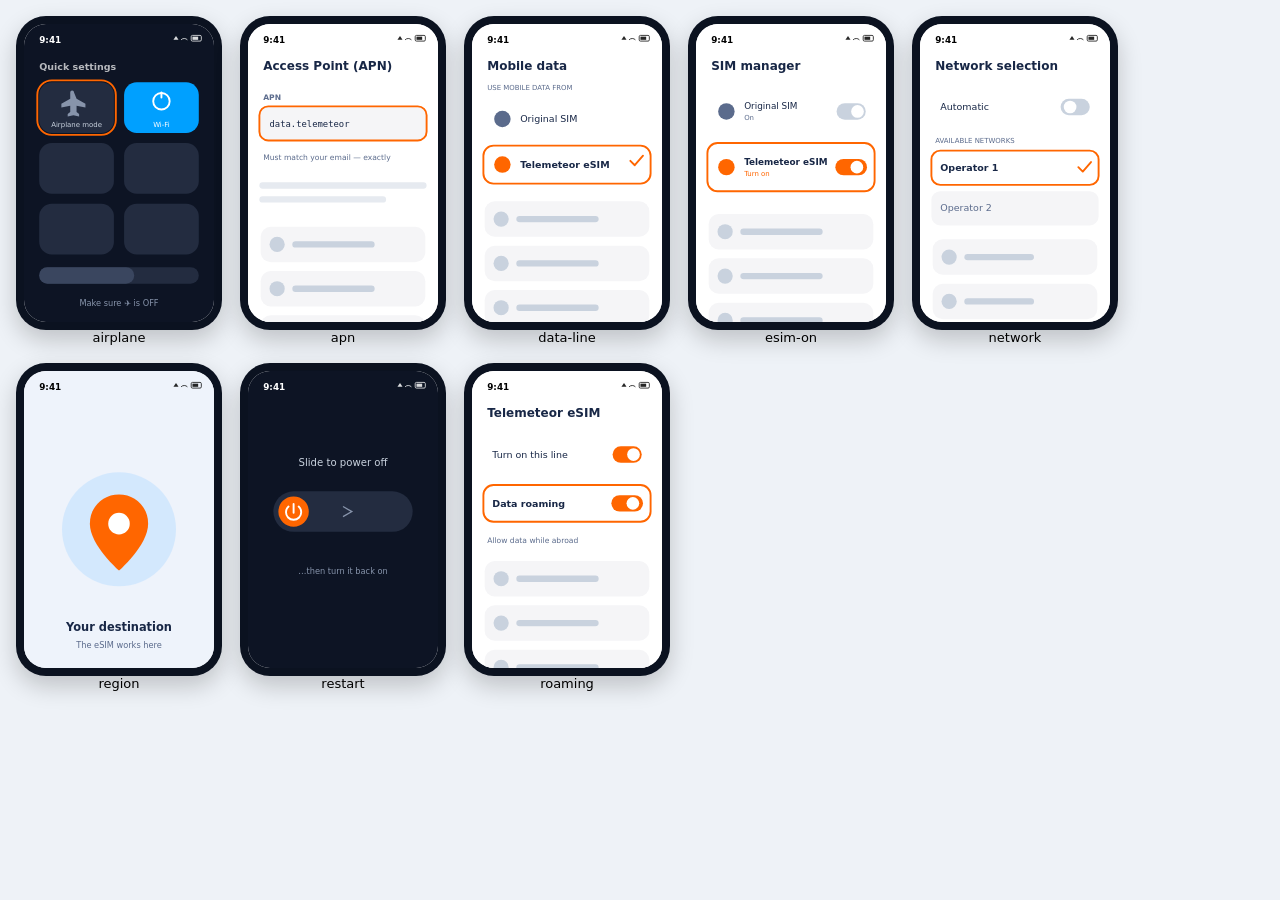
<file: tools/ts-audit.html>
<!doctype html><meta charset="utf-8"><title>TS screens audit</title>
<style>body{font:13px system-ui;background:#eef2f7;margin:0;padding:16px}
.grid{display:flex;flex-wrap:wrap;gap:18px}
figure{margin:0;text-align:center}
.p{width:190px;aspect-ratio:300/470;overflow:hidden;border-radius:30px;background:#0b1220;padding:8px;box-shadow:0 10px 24px rgba(0,0,0,.2)}
.s{width:100%;height:100%;border-radius:22px;overflow:hidden;background:#fff}
svg{width:100%;height:100%;display:block}</style>
<div class="grid" id="g"></div>
<script>
const files=["airplane","apn","data-line","esim-on","network","region","restart","roaming"];
(async()=>{for(const f of files){
  const t=await (await fetch(`../assets/illustrations/ts/${f}.svg?_=${Date.now()}`)).text();
  const d=new DOMParser().parseFromString(t,"image/svg+xml");
  const svg=d.documentElement; svg.setAttribute("preserveAspectRatio","xMidYMin slice");
  const fig=document.createElement("figure");
  fig.innerHTML=`<div class="p"><div class="s"></div></div><figcaption>${f}</figcaption>`;
  fig.querySelector(".s").appendChild(svg); g.appendChild(fig);
}})();
</script>
</file>
<file: css/tokens.css>
/* ---------------------------------------------------------------------------
   Brand webfont — Montserrat (self-hosted, GDPR-safe: no external CDN call).
   Subsetted to Latin + Latin-Ext (covers hu ő/ű and sr/hr diacritics) and
   served as woff2. Weights: 400 body · 500 medium · 600 semibold · 700 bold ·
   800 extrabold · 900 black (the TeleMeteor Design System display face).
--------------------------------------------------------------------------- */
@font-face { font-family: "Montserrat"; font-style: normal; font-weight: 400; font-display: swap; src: url("../assets/fonts/montserrat-400.woff2") format("woff2"); }
@font-face { font-family: "Montserrat"; font-style: normal; font-weight: 500; font-display: swap; src: url("../assets/fonts/montserrat-500.woff2") format("woff2"); }
@font-face { font-family: "Montserrat"; font-style: normal; font-weight: 600; font-display: swap; src: url("../assets/fonts/montserrat-600.woff2") format("woff2"); }
@font-face { font-family: "Montserrat"; font-style: normal; font-weight: 700; font-display: swap; src: url("../assets/fonts/montserrat-700.woff2") format("woff2"); }
@font-face { font-family: "Montserrat"; font-style: normal; font-weight: 800; font-display: swap; src: url("../assets/fonts/montserrat-800.woff2") format("woff2"); }
@font-face { font-family: "Montserrat"; font-style: normal; font-weight: 900; font-display: swap; src: url("../assets/fonts/montserrat-900.woff2") format("woff2"); }

:root {
  /* Brand palette lifted from telemeteor.com */
  --color-navy: #182746;
  --color-navy-soft: rgba(24, 39, 70, 0.6);
  --color-orange: #ff6600;
  --color-orange-soft: #f9a272;
  --color-blue: #00a0ff;
  --color-blue-light: #baddff;
  --color-white: #ffffff;
  --color-bg: #f9fafb;
  --color-text: var(--color-navy);
  --color-text-muted: #5b6b8c;
  --color-border: rgba(24, 39, 70, 0.12);
  --color-warning-bg: #fff4e5;
  --color-warning-text: #8a4b00;

  --font-sans: "Montserrat", ui-sans-serif, system-ui, -apple-system, "Segoe UI",
    Roboto, "Helvetica Neue", Arial, sans-serif;
  /* Display face for large headings — the TeleMeteor Design System uses the
     black (900) weight for its display type. */
  --font-display: "Montserrat", var(--font-sans);
  --weight-display: 800;

  /* Radius scale — TeleMeteor Design System (tokens/radius.css) */
  --radius-xs: 4px;
  --radius-sm: 6px;
  --radius-md: 8px; /* small buttons, inputs */
  --radius-lg: 12px; /* package cards, list rows */
  --radius-xl: 16px; /* content cards */
  --radius-2xl: 24px; /* big rounded panels & sections */
  --radius-3xl: 32px; /* full-width feature panels */
  --radius-pill: 999px; /* primary CTAs, chips, progress bars */
  --radius-card: var(--radius-xl); /* content cards — was 20px, DS = 16px */
  --radius-control: var(--radius-lg); /* controls/list rows — 12px */

  /* Elevation — TeleMeteor Design System (tokens/elevation.css).
     The brand never uses hard drop shadows — all soft, low-contrast. */
  --shadow-xs: 0 1px 2px rgba(24, 39, 70, 0.08);
  --shadow-sm: 0 2px 6px rgba(24, 39, 70, 0.1);
  --shadow-md: 0 6px 16px rgba(24, 39, 70, 0.12);
  --shadow-lg: 0 12px 32px rgba(24, 39, 70, 0.16);
  --shadow-panel: 0 18px 48px rgba(15, 27, 51, 0.28);
  --shadow-card: 0 8px 24px rgba(24, 39, 70, 0.14); /* DS content cards */
  --shadow-soft: var(--shadow-sm); /* was 0 4px 14px/.08 */
  --focus-ring: 0 0 0 3px rgba(0, 160, 255, 0.45);

  --space-1: 4px;
  --space-2: 8px;
  --space-3: 12px;
  --space-4: 16px;
  --space-5: 24px;
  --space-6: 32px;
  --space-7: 48px;

  --transition-fast: 160ms ease;
  --transition-medium: 320ms cubic-bezier(0.22, 1, 0.36, 1);
}
</file>
<file: css/main.css>
*,
*::before,
*::after {
  box-sizing: border-box;
}

html,
body {
  margin: 0;
  padding: 0;
}

body {
  font-family: var(--font-sans);
  color: var(--color-text);
  background: var(--color-bg);
  line-height: 1.5;
  -webkit-font-smoothing: antialiased;
}

a {
  color: inherit;
}

button {
  font-family: inherit;
}

img,
svg {
  max-width: 100%;
  display: block;
}

.visually-hidden {
  position: absolute;
  width: 1px;
  height: 1px;
  overflow: hidden;
  clip: rect(0 0 0 0);
  white-space: nowrap;
}

/* ---------- Header ---------- */

.site-header {
  background: var(--color-navy);
  color: var(--color-white);
}

.site-header__inner {
  max-width: 1120px;
  margin: 0 auto;
  padding: var(--space-3) var(--space-5);
  display: flex;
  align-items: center;
  justify-content: space-between;
  gap: var(--space-4);
}

.site-header__brand {
  display: inline-flex;
  align-items: center;
  color: var(--color-white);
  text-decoration: none;
}

.lang-switcher {
  position: relative;
}

.lang-switcher select {
  appearance: none;
  background: rgba(255, 255, 255, 0.1);
  border: 1px solid rgba(255, 255, 255, 0.25);
  color: var(--color-white);
  border-radius: var(--radius-pill);
  padding: var(--space-2) var(--space-5) var(--space-2) var(--space-4);
  font-size: 0.9rem;
  font-weight: 600;
  cursor: pointer;
}

.lang-switcher::after {
  content: "";
  position: absolute;
  right: 14px;
  top: 50%;
  width: 8px;
  height: 8px;
  border-right: 2px solid var(--color-white);
  border-bottom: 2px solid var(--color-white);
  transform: translateY(-70%) rotate(45deg);
  pointer-events: none;
}

/* ---------- Layout shell ---------- */

.page {
  max-width: 1120px;
  margin: 0 auto;
  padding: var(--space-6) var(--space-5) var(--space-7);
}

.page-intro {
  margin-bottom: var(--space-6);
}

.page-intro h1 {
  font-size: clamp(1.6rem, 2.4vw, 2.2rem);
  margin: 0 0 var(--space-2);
}

.page-intro p {
  margin: 0;
  color: var(--color-text-muted);
  max-width: 60ch;
}

.hero-reassurance {
  background: linear-gradient(135deg, var(--color-blue-light) 0%, rgba(186, 221, 255, 0.35) 100%);
  border-radius: var(--radius-card);
  padding: var(--space-5) var(--space-6);
  margin-bottom: var(--space-6);
}

.hero-reassurance__eyebrow {
  margin: 0 0 var(--space-1);
  font-size: 0.75rem;
  font-weight: 700;
  text-transform: uppercase;
  letter-spacing: 0.06em;
  color: var(--color-navy);
  opacity: 0.7;
}

.hero-reassurance__title {
  margin: 0 0 var(--space-2);
  font-family: var(--font-display);
  font-weight: var(--weight-display);
  letter-spacing: -0.01em;
  text-wrap: balance;
  font-size: clamp(1.3rem, 1.8vw, 1.6rem);
  color: var(--color-navy);
}

.hero-reassurance__body {
  margin: 0 0 var(--space-4);
  color: var(--color-navy);
  max-width: 65ch;
  opacity: 0.85;
}

.hero-reassurance__chips {
  list-style: none;
  margin: 0;
  padding: 0;
  display: flex;
  flex-wrap: wrap;
  gap: var(--space-2);
}

.hero-reassurance__chips li {
  background: var(--color-white);
  border-radius: var(--radius-pill);
  padding: var(--space-2) var(--space-4);
  font-size: 0.82rem;
  font-weight: 600;
  color: var(--color-navy);
  box-shadow: var(--shadow-soft);
}

/* ---------- Wizard shell ---------- */

.wizard-progress[hidden] {
  display: none;
}

.wizard-progress {
  display: flex;
  justify-content: center;
  gap: var(--space-2);
  margin-bottom: var(--space-6);
  flex-wrap: wrap;
}

.wizard-progress__step[hidden] {
  display: none;
}

.wizard-progress__step {
  display: flex;
  align-items: center;
  gap: var(--space-2);
  font-family: inherit;
  font-size: 0.78rem;
  font-weight: 600;
  color: var(--color-text-muted);
  padding: var(--space-1) var(--space-3) var(--space-1) var(--space-1);
  border: none;
  border-radius: var(--radius-pill);
  background: var(--color-white);
  box-shadow: var(--shadow-soft);
  opacity: 0.6;
  cursor: default;
  transition: opacity var(--transition-fast), background var(--transition-fast);
}

.wizard-progress__num {
  display: inline-flex;
  align-items: center;
  justify-content: center;
  width: 22px;
  height: 22px;
  border-radius: 50%;
  background: var(--color-bg);
  color: var(--color-text-muted);
  font-size: 0.72rem;
  font-weight: 700;
}

.wizard-progress__step.is-active {
  opacity: 1;
  background: var(--color-navy);
  color: var(--color-white);
}

.wizard-progress__step.is-active .wizard-progress__num {
  background: var(--color-orange);
  color: var(--color-white);
}

/* Completed steps are real buttons: click to jump back and change that answer. */
.wizard-progress__step.is-done {
  opacity: 0.85;
  cursor: pointer;
}

.wizard-progress__step.is-done:hover {
  opacity: 1;
  background: var(--color-blue-light);
}

.wizard-progress__step.is-done:focus-visible {
  outline: 2px solid var(--color-blue);
  outline-offset: 2px;
}

.wizard-progress__step.is-done .wizard-progress__num {
  background: var(--color-blue-light);
  color: var(--color-navy);
  font-size: 0;
}

.wizard-progress__step.is-done .wizard-progress__num::before {
  content: "✓";
  font-size: 0.72rem;
}

.wizard-panel[hidden] {
  display: none;
}

.wizard-panel {
  max-width: 640px;
  margin: 0 auto;
  animation: wizard-panel-in var(--transition-medium);
}

@keyframes wizard-panel-in {
  from {
    opacity: 0;
    transform: translateY(8px);
  }
  to {
    opacity: 1;
    transform: translateY(0);
  }
}

@media (prefers-reduced-motion: reduce) {
  .wizard-panel {
    animation: none;
  }
}

.wizard-back {
  display: inline-flex;
  align-items: center;
  gap: var(--space-1);
  background: none;
  border: none;
  color: var(--color-text-muted);
  font-weight: 600;
  font-size: 0.88rem;
  padding: var(--space-2) 0;
  margin-bottom: var(--space-4);
  cursor: pointer;
}

.wizard-back:hover {
  color: var(--color-navy);
}

/* ---------- Picker groups ---------- */

.picker-group {
  background: var(--color-white);
  border-radius: var(--radius-card);
  box-shadow: var(--shadow-soft);
  padding: var(--space-5);
  margin-bottom: var(--space-5);
}

.picker-group--standalone {
  padding: var(--space-6);
  margin-bottom: 0;
}

.picker-group h2 {
  font-size: 1rem;
  margin: 0 0 var(--space-4);
}

.picker-group__hint {
  margin: calc(var(--space-4) * -1) 0 var(--space-4);
  font-size: 0.78rem;
  color: var(--color-text-muted);
}

.option-grid {
  display: grid;
  grid-template-columns: repeat(auto-fit, minmax(140px, 1fr));
  gap: var(--space-3);
}

.option-card {
  display: flex;
  flex-direction: column;
  align-items: flex-start;
  gap: var(--space-1);
  text-align: left;
  border: 1.5px solid var(--color-border);
  border-radius: var(--radius-control);
  background: var(--color-white);
  padding: var(--space-4);
  cursor: pointer;
  transition: border-color var(--transition-fast), box-shadow var(--transition-fast),
    transform var(--transition-fast);
}

.option-card:hover {
  border-color: var(--color-blue);
  transform: translateY(-1px);
}

.option-card:focus-visible {
  outline: 2px solid var(--color-blue);
  outline-offset: 2px;
}

.option-card[aria-pressed="true"] {
  border-color: var(--color-navy);
  background: var(--color-blue-light);
  box-shadow: var(--shadow-soft);
  animation: card-pick 0.4s cubic-bezier(0.2, 1.4, 0.4, 1);
}

@keyframes card-pick {
  0% {
    transform: scale(1);
  }
  45% {
    transform: scale(1.035);
  }
  100% {
    transform: scale(1);
  }
}

/* The selected card's icon gives a little cheer. */
.option-card[aria-pressed="true"] .option-card__icon {
  animation: icon-cheer 0.45s ease;
}

@keyframes icon-cheer {
  0% {
    transform: scale(1) rotate(0);
  }
  40% {
    transform: scale(1.25) rotate(-8deg);
  }
  100% {
    transform: scale(1) rotate(0);
  }
}

@media (prefers-reduced-motion: reduce) {
  .option-card[aria-pressed="true"],
  .option-card[aria-pressed="true"] .option-card__icon {
    animation: none;
  }
}

.option-card__icon {
  font-size: 1.5rem;
  line-height: 1;
  display: inline-flex;
}

/* Delivery-method line icon: a soft square tile with a navy glyph, matching
   the device cards' silhouette style so the two picker steps feel of a piece. */
.option-card__icon--line {
  width: 40px;
  height: 40px;
  align-items: center;
  justify-content: center;
  border-radius: 11px;
  color: var(--color-navy);
  background: var(--color-blue-light);
}

.option-card__icon--line svg {
  width: 23px;
  height: 23px;
}

.option-card[aria-pressed="true"] .option-card__icon--line {
  background: #fff;
}

.option-card__name {
  font-weight: 700;
  font-size: 0.95rem;
}

.option-card__desc {
  font-size: 0.8rem;
  color: var(--color-text-muted);
}

.option-card__badge {
  margin-top: var(--space-1);
  display: inline-block;
  font-size: 0.7rem;
  font-weight: 700;
  text-transform: uppercase;
  letter-spacing: 0.04em;
  color: var(--color-warning-text);
  background: var(--color-warning-bg);
  border-radius: var(--radius-pill);
  padding: 2px 8px;
}

.option-grid--compact {
  grid-template-columns: repeat(auto-fit, minmax(170px, 1fr));
}

.option-card--compact {
  padding: var(--space-3) var(--space-4);
}

.option-card--disabled,
.option-card:disabled {
  cursor: not-allowed;
  opacity: 0.55;
  background: var(--color-bg);
}

.option-card--disabled:hover,
.option-card:disabled:hover {
  border-color: var(--color-border);
  transform: none;
}

.model-search {
  margin-top: var(--space-4);
}

.model-search input {
  width: 100%;
  border: 1.5px solid var(--color-border);
  border-radius: var(--radius-control);
  padding: var(--space-3) var(--space-4);
  font-size: 0.9rem;
}

.model-search input:focus-visible {
  outline: 2px solid var(--color-blue);
  outline-offset: 1px;
}

.model-results {
  list-style: none;
  margin: var(--space-2) 0 0;
  padding: 0;
  display: flex;
  flex-direction: column;
  gap: var(--space-1);
  max-height: 200px;
  overflow-y: auto;
}

.model-results li button {
  width: 100%;
  text-align: left;
  background: none;
  border: none;
  border-radius: var(--radius-control);
  padding: var(--space-2) var(--space-3);
  cursor: pointer;
  font-size: 0.85rem;
}

.model-results li button:hover,
.model-results li button:focus-visible {
  background: var(--color-bg);
}

/* The "not in the list? check it yourself" prompt shown when nothing matches. */
.model-results__unknown {
  font-weight: 700;
  color: var(--color-blue) !important;
}

/* Result rows stack the name over its internal model code (4G/5G/Pro differ). */
.model-results li button {
  display: flex;
  flex-direction: column;
  gap: 1px;
}

.model-results__code {
  font-family: var(--font-mono, ui-monospace, SFMono-Regular, Menlo, monospace);
  font-size: 0.72rem;
  color: var(--color-text-muted);
  letter-spacing: 0.02em;
}

.model-search__empty {
  font-size: 0.8rem;
  color: var(--color-text-muted);
  margin-top: var(--space-2);
}

/* ---------- Guide / phone panel ---------- */

.guide-panel {
  background: var(--color-navy);
  border-radius: var(--radius-card);
  box-shadow: var(--shadow-card);
  padding: var(--space-6);
  color: var(--color-white);
  position: relative;
  overflow: hidden;
  display: flex;
  flex-direction: column;
  align-items: center;
  gap: var(--space-5);
}

.guide-panel::before,
.guide-panel::after {
  content: "";
  position: absolute;
  border-radius: 50%;
  background: radial-gradient(circle, var(--color-blue) 0%, transparent 70%);
  opacity: 0.35;
  pointer-events: none;
}

.guide-panel::before {
  width: 340px;
  height: 340px;
  top: -120px;
  right: -100px;
  animation: glow-drift-a 16s ease-in-out infinite;
}

.guide-panel::after {
  width: 260px;
  height: 260px;
  bottom: -120px;
  left: -80px;
  background: radial-gradient(circle, var(--color-orange) 0%, transparent 70%);
  opacity: 0.22;
  animation: glow-drift-b 20s ease-in-out infinite;
}

/* Two brand-coloured glows breathe slowly behind the phone — the telemeteor.com
   look, alive but never distracting. */
@keyframes glow-drift-a {
  0%,
  100% {
    transform: translate(0, 0) scale(1);
    opacity: 0.35;
  }
  50% {
    transform: translate(-26px, 30px) scale(1.12);
    opacity: 0.48;
  }
}

@keyframes glow-drift-b {
  0%,
  100% {
    transform: translate(0, 0) scale(1);
    opacity: 0.2;
  }
  50% {
    transform: translate(34px, -22px) scale(1.15);
    opacity: 0.32;
  }
}

@media (prefers-reduced-motion: reduce) {
  .guide-panel::before,
  .guide-panel::after {
    animation: none;
  }
}

.guide-panel__fallback-notice {
  position: relative;
  z-index: 1;
  align-self: stretch;
  font-size: 0.8rem;
  background: rgba(255, 255, 255, 0.12);
  border-radius: var(--radius-control);
  padding: var(--space-2) var(--space-4);
}

/* Instruction header — sits above the phone so the plain-language action is
   the first thing seen. */
.step-head {
  position: relative;
  z-index: 1;
  text-align: center;
  max-width: 42ch;
  width: 100%;
  display: flex;
  flex-direction: column;
  align-items: center;
  gap: var(--space-2);
}

.step-progressbar {
  width: 100%;
  height: 6px;
  border-radius: var(--radius-pill);
  background: rgba(255, 255, 255, 0.16);
  overflow: hidden;
}

.step-progressbar__fill {
  position: relative;
  display: block;
  height: 100%;
  width: 0;
  border-radius: var(--radius-pill);
  background: linear-gradient(90deg, var(--color-orange), #ff8a3d);
  transition: width 0.35s ease;
  overflow: hidden;
}

/* A soft sheen travels the filled bar so progress feels live, not static. */
.step-progressbar__fill::after {
  content: "";
  position: absolute;
  inset: 0;
  background: linear-gradient(
    90deg,
    transparent,
    rgba(255, 255, 255, 0.55),
    transparent
  );
  transform: translateX(-100%);
  animation: progress-sheen 2.4s ease-in-out infinite;
}

@keyframes progress-sheen {
  0% {
    transform: translateX(-100%);
  }
  60%,
  100% {
    transform: translateX(100%);
  }
}

@media (prefers-reduced-motion: reduce) {
  .step-progressbar__fill::after {
    animation: none;
    opacity: 0;
  }
}

/* Icon + text sit on one row so the big glyph leads the eye into the title. */
.step-head__row {
  display: flex;
  align-items: center;
  gap: var(--space-3);
  width: 100%;
  text-align: left;
}

.step-head__icon {
  flex: 0 0 auto;
  width: 52px;
  height: 52px;
  display: grid;
  place-items: center;
  border-radius: 16px;
  /* A warm, softly-lit tile; the line glyph inside is deep navy for contrast. */
  color: var(--color-navy);
  background: linear-gradient(145deg, #ffd8b0, #ffb27a 55%, #ff9354);
  box-shadow: inset 0 1px 0 rgba(255, 255, 255, 0.55),
    inset 0 0 0 1px rgba(255, 255, 255, 0.25), 0 6px 14px rgba(255, 102, 0, 0.28);
}

.step-head__icon svg {
  width: 27px;
  height: 27px;
}

.step-head__icon.is-in {
  animation: badge-pop 0.5s cubic-bezier(0.2, 1.4, 0.4, 1);
}

/* Starts and ends at the identity transform, so the badge is always full-size
   at rest — even if the run-once animation never gets a chance to advance. */
@keyframes badge-pop {
  0% {
    transform: scale(1) rotate(0);
  }
  28% {
    transform: scale(0.82) rotate(-8deg);
  }
  62% {
    transform: scale(1.1) rotate(4deg);
  }
  100% {
    transform: scale(1) rotate(0);
  }
}

@media (prefers-reduced-motion: reduce) {
  .step-head__icon.is-in {
    animation: none;
  }
}

.step-head__text {
  min-width: 0;
  flex: 1 1 auto;
}

.step-head__eyebrow {
  margin: 0;
  font-size: 0.78rem;
  font-weight: 700;
  text-transform: uppercase;
  letter-spacing: 0.1em;
  color: var(--color-blue-light);
}

.step-head__count::before {
  content: " · ";
  opacity: 0.6;
}

.step-head__title {
  margin: 0;
  font-family: var(--font-display);
  font-size: 1.5rem;
  line-height: 1.2;
  font-weight: var(--weight-display);
  letter-spacing: -0.01em;
  text-wrap: balance;
}

/* Confetti celebration on the final step — the reward for finishing. */
.confetti-layer {
  position: absolute;
  inset: 0;
  overflow: hidden;
  pointer-events: none;
  z-index: 6;
  border-radius: inherit;
}

.confetti-piece {
  position: absolute;
  top: -12px;
  width: 9px;
  height: 14px;
  border-radius: 2px;
  opacity: 0;
  animation-name: confetti-fall;
  animation-timing-function: cubic-bezier(0.3, 0.6, 0.4, 1);
  animation-fill-mode: forwards;
}

@keyframes confetti-fall {
  0% {
    transform: translate(0, -10px) rotate(0);
    opacity: 0;
  }
  10% {
    opacity: 1;
  }
  100% {
    /* --fall is the panel height in px, set per burst (percentages in a
       transform resolve against the element's own tiny size, not the panel). */
    transform: translate(var(--drift, 0), var(--fall, 600px)) rotate(var(--spin, 540deg));
    opacity: 0;
  }
}

@media (prefers-reduced-motion: reduce) {
  .confetti-layer {
    display: none;
  }
}

.step-text__warning {
  display: inline-block;
  font-size: 0.82rem;
  font-weight: 600;
  background: var(--color-warning-bg);
  color: var(--color-warning-text);
  border-radius: var(--radius-control);
  padding: var(--space-2) var(--space-3);
}

.step-text__warning[hidden] {
  display: none;
}

/* Description — always visible under the phone, no clicking to read it. */
.step-body {
  position: relative;
  z-index: 1;
  margin: 0;
  width: 100%;
  max-width: 42ch;
  text-align: center;
  color: rgba(255, 255, 255, 0.85);
  font-size: 0.95rem;
  line-height: 1.5;
}

.step-body:empty {
  display: none;
}

.step-nav {
  position: relative;
  z-index: 1;
  display: flex;
  align-items: stretch;
  gap: var(--space-3);
  width: 100%;
  margin-top: var(--space-2);
}

.step-nav button {
  border: none;
  border-radius: var(--radius-pill);
  font-weight: 700;
  cursor: pointer;
  transition: transform var(--transition-fast), opacity var(--transition-fast),
    box-shadow var(--transition-fast);
}

.step-nav button:not(:disabled):hover {
  transform: translateY(-1px);
}

.step-nav__prev {
  background: rgba(255, 255, 255, 0.14);
  color: var(--color-white);
  font-size: 1.15rem;
  width: 54px;
  flex: 0 0 auto;
}

.step-nav__next {
  background: var(--color-orange);
  color: var(--color-white);
  flex: 1;
  font-size: 1.02rem;
  padding: var(--space-4) var(--space-5);
  box-shadow: 0 6px 18px rgba(255, 102, 0, 0.35);
}

/* Content-freshness line under the guide: which official-source check date
   this step sequence was last verified against. */
.guide-verified {
  margin: var(--space-3) auto 0;
  text-align: center;
  font-size: 0.72rem;
  color: var(--color-text-muted);
  max-width: 60ch;
}

.guide-verified[hidden] {
  display: none;
}

/* ---------- Device detection banner ---------- */

.detect-banner {
  display: flex;
  align-items: center;
  gap: var(--space-4);
  flex-wrap: wrap;
  background: linear-gradient(135deg, var(--color-navy), #24365c);
  color: var(--color-white);
  border-radius: var(--radius-card);
  padding: var(--space-4) var(--space-5);
  margin-bottom: var(--space-4);
  box-shadow: var(--shadow-card);
}

.detect-banner[hidden] {
  display: none;
}

.detect-banner__icon {
  flex: 0 0 auto;
  width: 44px;
  height: 44px;
  display: grid;
  place-items: center;
  border-radius: 12px;
  color: var(--color-white);
  background: rgba(255, 255, 255, 0.12);
  box-shadow: inset 0 0 0 1px rgba(255, 255, 255, 0.16);
}

.detect-banner__icon svg {
  width: 24px;
  height: 24px;
}

.detect-banner__text {
  flex: 1 1 140px;
}

.detect-banner__eyebrow {
  margin: 0;
  font-size: 0.72rem;
  text-transform: uppercase;
  letter-spacing: 0.08em;
  color: var(--color-blue-light);
}

.detect-banner__device {
  margin: 2px 0 0;
  font-size: 1.15rem;
  font-weight: 800;
}

.detect-banner__note {
  margin: 4px 0 0;
  font-size: 0.75rem;
  line-height: 1.4;
  color: rgba(255, 255, 255, 0.7);
}

.detect-banner__note[hidden] {
  display: none;
}

.detect-banner__actions {
  display: flex;
  flex-direction: column;
  gap: var(--space-2);
  flex: 1 1 160px;
}

.detect-banner__go {
  border: none;
  border-radius: var(--radius-pill);
  padding: var(--space-3) var(--space-4);
  background: var(--color-orange);
  color: var(--color-white);
  font-weight: 700;
  font-size: 0.95rem;
  cursor: pointer;
  box-shadow: 0 6px 18px rgba(255, 102, 0, 0.35);
  transition: transform var(--transition-fast);
}

.detect-banner__go:hover {
  transform: translateY(-1px);
}

.detect-banner__no {
  border: none;
  background: none;
  color: rgba(255, 255, 255, 0.75);
  font-size: 0.82rem;
  text-decoration: underline;
  text-underline-offset: 3px;
  cursor: pointer;
}

.detect-banner__no:hover {
  color: var(--color-white);
}

/* ---------- eSIM compatibility verdict ---------- */

.compat-card {
  background: var(--color-white);
  border-radius: var(--radius-card);
  box-shadow: var(--shadow-soft);
  padding: var(--space-7) var(--space-6);
  display: flex;
  flex-direction: column;
  align-items: center;
  text-align: center;
  gap: var(--space-3);
  animation: wizard-panel-in var(--transition-medium);
  border-top: 5px solid var(--color-blue);
}

.compat-card--yes {
  border-top-color: #1e9e58;
}
.compat-card--region {
  border-top-color: #e8a23a;
}
.compat-card--no {
  border-top-color: #e5484d;
}

.compat-card__icon {
  line-height: 1;
  color: var(--color-blue);
}

.compat-card__icon svg {
  width: 52px;
  height: 52px;
}

.compat-card--yes .compat-card__icon {
  color: #1e9e58;
}
.compat-card--region .compat-card__icon {
  color: #e8a23a;
}
.compat-card--no .compat-card__icon {
  color: #e5484d;
}

.compat-card__model {
  margin: 0;
  font-size: 0.8rem;
  font-weight: 700;
  letter-spacing: 0.06em;
  text-transform: uppercase;
  color: var(--color-text-muted);
}

.compat-card__code {
  margin: 2px 0 0;
  font-family: var(--font-mono, ui-monospace, SFMono-Regular, Menlo, monospace);
  font-size: 0.74rem;
  color: var(--color-text-muted);
}

.compat-card__title {
  margin: 0;
  font-size: 1.4rem;
  color: var(--color-navy);
  max-width: 22ch;
}

.compat-card__sub {
  margin: 0;
  font-size: 0.98rem;
  line-height: 1.5;
  color: var(--color-text-muted);
  max-width: 46ch;
}

.compat-card__note {
  margin: 0;
  font-size: 0.9rem;
  line-height: 1.45;
  color: var(--color-warning-text);
  background: var(--color-warning-bg);
  border-radius: var(--radius-control);
  padding: var(--space-3) var(--space-4);
  max-width: 46ch;
}

.compat-card__disclaimer {
  margin: var(--space-2) 0 0;
  font-size: 0.72rem;
  line-height: 1.5;
  color: var(--color-text-muted);
  max-width: 52ch;
}

/* ---------- Troubleshooter ---------- */

.ts-entry {
  display: flex;
  align-items: center;
  gap: var(--space-3);
  width: 100%;
  margin-top: var(--space-4);
  padding: var(--space-4) var(--space-5);
  border: 1.5px dashed var(--color-blue);
  border-radius: var(--radius-card);
  background: var(--color-white);
  color: var(--color-navy);
  font-weight: 700;
  font-size: 0.95rem;
  text-align: left;
  cursor: pointer;
  transition: transform var(--transition-fast), box-shadow var(--transition-fast);
}

.ts-entry__icon {
  flex: 0 0 auto;
  width: 38px;
  height: 38px;
  display: grid;
  place-items: center;
  border-radius: 11px;
  color: #1b63c9;
  background: #dcecff;
}

.ts-entry__icon svg {
  width: 22px;
  height: 22px;
}

.ts-entry:hover {
  transform: translateY(-1px);
  box-shadow: var(--shadow-soft);
}

.ts-entry--subtle {
  border: none;
  background: none;
  text-align: center;
  color: var(--color-text-muted);
  font-size: 0.85rem;
  margin-top: var(--space-2);
  text-decoration: underline;
  text-underline-offset: 3px;
}

.ts-entry--subtle:hover {
  color: var(--color-navy);
  transform: none;
  box-shadow: none;
}

.ts-card {
  background: var(--color-white);
  border-radius: var(--radius-card);
  box-shadow: var(--shadow-soft);
  padding: var(--space-7) var(--space-6);
  display: flex;
  flex-direction: column;
  align-items: center;
  text-align: center;
  gap: var(--space-3);
  animation: wizard-panel-in var(--transition-medium);
}

.ts-card__icon {
  width: 84px;
  height: 84px;
  border-radius: 50%;
  background: var(--color-blue-light);
  display: flex;
  align-items: center;
  justify-content: center;
  color: var(--color-navy);
}

.ts-card__icon svg {
  width: 40px;
  height: 40px;
}

/* Tint the badge to match the outcome. */
.ts-card__icon--help {
  background: #dcecff;
  color: #1b63c9;
}
.ts-card__icon--check {
  background: #dcf3e6;
  color: #1e9e58;
}
.ts-card__icon--email {
  background: #ffe7d4;
  color: #d9611a;
}
.ts-card__icon--warn {
  background: #fdecc8;
  color: #b5771a;
}

/* Progress bar across the top of the troubleshooter card */
.ts-progress {
  width: 100%;
  max-width: 320px;
  height: 5px;
  border-radius: var(--radius-pill);
  background: var(--color-bg);
  overflow: hidden;
}

.ts-progress__fill {
  display: block;
  height: 100%;
  border-radius: var(--radius-pill);
  background: linear-gradient(90deg, var(--color-orange), #ff8a3d);
  transition: width 0.35s ease;
}

.ts-progress__count {
  margin: 0;
  font-size: 0.72rem;
  font-weight: 700;
  letter-spacing: 0.04em;
  color: var(--color-text-muted);
}

/* Phone mockup inside the troubleshooter card — shows the screen the
   customer should look at, matching the "show the phone screen" request. */
.ts-phone {
  width: 190px;
  max-width: 62vw;
  /* Phone-like proportion; the SVG is a full 300x630 screen and is cropped
     from the top, so the frame never shows an empty lower half. */
  aspect-ratio: 300 / 470;
  border-radius: 30px;
  background: #0b1220;
  padding: 8px;
  /* Guarantees the aspect ratio wins over the intrinsic size of the SVG. */
  overflow: hidden;
  box-shadow: 0 12px 30px rgba(24, 39, 70, 0.28);
}

.ts-phone__screen {
  width: 100%;
  height: 100%;
  border-radius: 22px;
  overflow: hidden;
  background: #fff;
}

.ts-phone__svg {
  width: 100%;
  height: 100%;
  display: block;
}

.ts-card__title {
  margin: 0;
  font-size: 1.45rem;
  color: var(--color-navy);
}

.ts-card__body {
  margin: 0;
  color: var(--color-text-muted);
  font-size: 1rem;
  line-height: 1.55;
  max-width: 48ch;
}

.ts-card__actions {
  display: flex;
  flex-direction: column;
  gap: var(--space-3);
  width: 100%;
  max-width: 360px;
  margin-top: var(--space-3);
}

.ts-btn {
  display: block;
  width: 100%;
  border: none;
  border-radius: var(--radius-pill);
  padding: var(--space-4) var(--space-5);
  font-family: inherit;
  font-weight: 700;
  font-size: 1rem;
  cursor: pointer;
  text-decoration: none;
  text-align: center;
  transition: transform var(--transition-fast), box-shadow var(--transition-fast);
}

.ts-btn:hover {
  transform: translateY(-1px);
}

/* Buttons that carry a leading icon (support-email CTAs) centre icon + label. */
.ts-btn--icon {
  display: flex;
  align-items: center;
  justify-content: center;
  gap: var(--space-2);
}

.ts-btn__icon {
  display: inline-flex;
}

.ts-btn__icon svg {
  width: 20px;
  height: 20px;
}

.ts-btn--primary {
  background: var(--color-orange);
  color: var(--color-white);
  box-shadow: 0 6px 18px rgba(255, 102, 0, 0.3);
}

/* GREEN = the OK / positive answer (it works, yes) */
.ts-btn--yes {
  background: #1e9e58;
  color: var(--color-white);
  box-shadow: 0 6px 18px rgba(30, 158, 88, 0.3);
}

/* RED = the not-OK / negative answer (still broken, no) */
.ts-btn--no {
  background: #e5484d;
  color: var(--color-white);
  box-shadow: 0 6px 18px rgba(229, 72, 77, 0.28);
}

.ts-btn--muted {
  background: var(--color-bg);
  color: var(--color-navy);
}

.ts-card__note {
  margin: 0;
  font-size: 0.82rem;
  color: var(--color-text-muted);
}

/* ---------- Responsive breakpoints ---------- */

/* Tablet: roomier phone frame, 2-col option grids */
@media (min-width: 600px) and (max-width: 959px) {
  .option-grid {
    grid-template-columns: repeat(2, 1fr);
  }
}

/* Desktop: two-column guide — big phone on the left, big type on the right.
   Grid areas keep that layout regardless of DOM order (instruction-first). */
@media (min-width: 960px) {
  .wizard-panel[data-wizard-panel="guide"] {
    max-width: 980px;
  }

  .guide-panel {
    display: grid;
    grid-template-columns: auto minmax(0, 1fr);
    /* The phone is much taller than the text beside it. Two flexible spacer
       rows absorb the difference so the text block sits centred against the
       phone instead of being stretched apart by it. */
    grid-template-areas:
      "notice notice"
      "phone  spacer-top"
      "phone  head"
      "phone  details"
      "phone  warning"
      "phone  nav"
      "phone  spacer-bottom";
    grid-template-rows: auto 1fr auto auto auto auto 1fr;
    align-content: center;
    align-items: center;
    column-gap: var(--space-7);
    row-gap: var(--space-4);
    padding: var(--space-7);
    min-height: 620px;
  }

  .guide-panel__fallback-notice {
    grid-area: notice;
  }
  .phone-frame-shell {
    grid-area: phone;
  }
  .step-head {
    grid-area: head;
    align-self: end;
    text-align: left;
    align-items: flex-start;
    max-width: none;
  }
  .step-body {
    grid-area: details;
    text-align: left;
    max-width: none;
    font-size: 1.05rem;
  }
  .step-text__warning {
    /* Its own row — must never sit on top of the description. */
    grid-area: warning;
    align-self: start;
    justify-self: start;
  }
  .step-nav {
    grid-area: nav;
    align-self: start;
    max-width: 340px;
  }

  .step-head__title {
    font-size: 1.9rem;
  }

  .picker-group--standalone {
    padding: var(--space-7);
  }
}

/* Mobile: the guide screen must fit phone mockup + text + nav in one view,
   no page-scrolling required to find the Next button. */
@media (max-width: 599px) {
  .page {
    padding: var(--space-4) var(--space-4) var(--space-5);
  }

  /* Compact troubleshooter so both answer buttons stay near the fold */
  .ts-card {
    padding: var(--space-5) var(--space-4);
    gap: var(--space-2);
  }

  .ts-phone {
    width: 150px;
  }

  .ts-card__title {
    font-size: 1.2rem;
  }

  .ts-card__body {
    font-size: 0.9rem;
    line-height: 1.45;
  }

  .ts-btn {
    padding: var(--space-3) var(--space-4);
    font-size: 0.95rem;
  }

  .page-intro {
    margin-bottom: var(--space-4);
  }

  .page-intro h1 {
    font-size: 1.9rem;
    line-height: 1.15;
  }

  .page-intro p {
    font-size: 1.05rem;
    line-height: 1.45;
  }

  /* Bigger, friendlier tap targets on the picker screens */
  .picker-group h2 {
    font-size: 1.3rem;
  }

  .option-card__icon {
    font-size: 2.1rem;
  }

  .option-card__name {
    font-size: 1.12rem;
  }

  .option-card__desc {
    font-size: 0.95rem;
  }

  .hero-reassurance {
    padding: var(--space-5) var(--space-4);
    margin-bottom: var(--space-4);
  }

  .hero-reassurance__title {
    font-size: 1.2rem;
    margin-bottom: var(--space-2);
  }

  .hero-reassurance__body {
    font-size: 0.95rem;
    margin-bottom: var(--space-3);
  }

  .hero-reassurance__chips {
    gap: var(--space-2);
  }

  .hero-reassurance__chips li {
    padding: var(--space-2) var(--space-3);
    font-size: 0.82rem;
  }

  .wizard-progress {
    margin-bottom: var(--space-4);
  }

  .wizard-progress__step span:last-child {
    display: none;
  }

  .picker-group {
    padding: var(--space-4);
  }

  .picker-group--standalone {
    padding: var(--space-5) var(--space-4);
  }

  .wizard-panel[data-wizard-panel="guide"] {
    max-width: none;
  }

  /* Mobile guide = one immersive screen: a short instruction on top, then a
     big, real phone (the whole screen visible — it looks like your phone),
     with a spotlight + finger on exactly where to tap, then a big Next.
     The phone fills all the height left over, so it's as large (and legible)
     as possible. Nothing scrolls, nothing is hidden behind a tap. */
  /* On the guide the breadcrumb is hidden, so the phone gets its space. */
  body.on-guide .wizard-progress {
    display: none;
  }

  .guide-panel {
    height: calc(100dvh - 100px);
    padding: var(--space-3) var(--space-4) var(--space-4);
    gap: var(--space-2);
    justify-content: flex-start;
  }

  .step-head {
    flex: 0 0 auto;
    gap: var(--space-1);
  }

  /* Centre the icon+title as one glanceable header on phones. */
  .step-head__row {
    justify-content: center;
    text-align: center;
    gap: var(--space-2);
  }

  .step-head__icon {
    width: 40px;
    height: 40px;
    border-radius: 12px;
  }

  .step-head__icon svg {
    width: 21px;
    height: 21px;
  }

  .step-head__text {
    flex: 0 1 auto;
  }

  .step-head__title {
    font-size: 1.32rem;
  }

  /* Description steps back so the title + picture carry the moment. */
  .step-body {
    opacity: 0.82;
  }

  .phone-frame-shell {
    flex: 1 1 auto;
    min-height: 0;
    width: 100%;
    align-items: center;
  }

  .phone-frame {
    height: 100% !important;
    width: auto !important;
    aspect-ratio: 220 / 462;
    max-width: 96vw;
    --phone-scale: 1;
    border-radius: 34px !important;
    padding: 9px !important;
  }

  .phone-frame__notch {
    display: block;
  }

  /* Description: shown in full for normal steps. Only the rare long one is
     clamped, and the phone flexes to give the text the room it needs. */
  .step-body {
    flex: 0 0 auto;
    font-size: 0.86rem;
    line-height: 1.4;
    display: -webkit-box;
    -webkit-line-clamp: 6;
    -webkit-box-orient: vertical;
    overflow: hidden;
  }

  .step-text__warning {
    flex: 0 0 auto;
    font-size: 0.76rem;
    padding: var(--space-1) var(--space-3);
  }

  .step-nav {
    flex: 0 0 auto;
    margin-top: 0;
  }
}

/* Short phones (e.g. iPhone SE): reclaim every pixel for the phone — drop the
   secondary description and tighten, so the mockup stays as big as possible. */
@media (max-width: 599px) and (max-height: 700px) {
  .guide-panel {
    height: calc(100dvh - 92px);
    padding: var(--space-2) var(--space-4) var(--space-3);
  }

  .step-body {
    display: none;
  }

  .step-head {
    gap: 2px;
  }

  .step-head__icon {
    width: 34px;
    height: 34px;
    border-radius: 10px;
  }

  .step-head__icon svg {
    width: 18px;
    height: 18px;
  }

  .step-head__title {
    font-size: 1.15rem;
  }

  .step-head__eyebrow {
    margin-top: 0;
  }
}

/* Quiet data-provenance line at the very bottom of the page. */
.db-note {
  margin: var(--space-6) auto var(--space-4);
  max-width: 640px;
  padding: 0 var(--space-4);
  text-align: center;
  font-size: 0.72rem;
  color: var(--color-text-muted);
  opacity: 0.6;
}

.db-note[hidden] {
  display: none;
}
</file>
<file: css/phone-frame.css>
.phone-frame {
  --phone-scale: 1;
  width: calc(220px * var(--phone-scale));
  height: calc(462px * var(--phone-scale));
  background: #0b0f1a;
  border-radius: calc(38px * var(--phone-scale));
  padding: calc(10px * var(--phone-scale));
  position: relative;
  box-shadow: 0 24px 60px rgba(0, 0, 0, 0.45), 0 0 0 2px rgba(255, 255, 255, 0.06) inset;
  flex-shrink: 0;
}

.phone-frame__screen {
  width: 100%;
  height: 100%;
  background: var(--color-white);
  border-radius: calc(26px * var(--phone-scale));
  position: relative;
  overflow: hidden;
}

/* ---- Bezel / notch variants per osVariant ---- */

.phone-frame__notch {
  position: absolute;
  top: calc(10px * var(--phone-scale));
  left: 50%;
  transform: translateX(-50%);
  background: #0b0f1a;
  z-index: 3;
}

.phone-frame--ios .phone-frame__notch {
  width: calc(90px * var(--phone-scale));
  height: calc(22px * var(--phone-scale));
  border-radius: calc(14px * var(--phone-scale));
}

.phone-frame--android-samsung .phone-frame__notch,
.phone-frame--android-pixel .phone-frame__notch,
.phone-frame--android-xiaomi .phone-frame__notch,
.phone-frame--android-generic .phone-frame__notch {
  width: calc(12px * var(--phone-scale));
  height: calc(12px * var(--phone-scale));
  border-radius: 50%;
  top: calc(14px * var(--phone-scale));
}

/* ---- Illustration + step transition ---- */

.phone-frame__illustration-wrap {
  position: absolute;
  inset: 0;
  /* Set per step by the renderer to the incoming screen's own background. */
  background: #f2f2f7;
}

.phone-frame__illustration {
  position: absolute;
  inset: 0;
  width: 100%;
  height: 100%;
  opacity: 0;
  /* Each screen settles up into place with a gentle rise + scale. */
  transform: translateY(12px) scale(0.98);
  transition: opacity var(--transition-medium), transform var(--transition-medium);
  pointer-events: none;
}

.phone-frame__illustration.is-active {
  opacity: 1;
  transform: none;
  pointer-events: auto;
}

@media (prefers-reduced-motion: reduce) {
  .phone-frame__illustration {
    transition: opacity var(--transition-fast);
    transform: none !important;
  }
}

/* ---- Tap-point highlight — a bright ring that says "here" ---- */

/* A hollow frame around the target — it outlines the element, never covers
   its label. Sized by the renderer to match a row / an icon. */
.tap-point {
  position: absolute;
  transform: translate(-50%, -50%);
  z-index: 4;
  border-radius: 999px;
  pointer-events: none;
  box-shadow: 0 0 0 3px var(--color-orange);
  animation: tap-pulse 1.8s ease-out infinite;
  opacity: 0;
  transition: opacity var(--transition-medium);
}

.tap-point.is-visible {
  opacity: 1;
}

/* A second, softer sonar ring rippling outward from the target — reads as an
   unmistakable "tap right here" without ever filling over the label. */
.tap-point::after {
  content: "";
  position: absolute;
  inset: -2px;
  border-radius: inherit;
  border: 2px solid var(--color-orange);
  opacity: 0;
  animation: tap-ripple 1.8s ease-out infinite;
}

@keyframes tap-ripple {
  0% {
    transform: scale(1);
    opacity: 0.5;
  }
  70% {
    transform: scale(1.16);
    opacity: 0;
  }
  100% {
    opacity: 0;
  }
}

.tap-point--rect {
  border-radius: 12px;
}

@keyframes tap-pulse {
  0% {
    box-shadow: 0 0 0 3px var(--color-orange), 0 0 0 0 rgba(255, 102, 0, 0.5);
  }
  70% {
    box-shadow: 0 0 0 3px var(--color-orange), 0 0 0 16px rgba(255, 102, 0, 0);
  }
  100% {
    box-shadow: 0 0 0 3px var(--color-orange), 0 0 0 0 rgba(255, 102, 0, 0);
  }
}

@media (prefers-reduced-motion: reduce) {
  .tap-point {
    animation: none;
    box-shadow: 0 0 0 4px var(--color-orange);
  }
  .tap-point::after {
    animation: none;
    opacity: 0;
  }
}

/* ============================================================
   Living screens — motion drawn straight onto the phone so the
   guide shows rather than tells. Each animation is self-contained,
   restarts every time its step is rendered, and its finished frame
   equals the static SVG — so disabling motion loses nothing.
   Elements are tagged with these classes inside the step SVGs.
   ============================================================ */

/* The download arc spins. Every download screen centres it at 150,270. */
.anim-spin {
  transform-box: view-box;
  transform-origin: 150px 270px;
  animation: screen-spin 0.9s linear infinite;
}
@keyframes screen-spin {
  to {
    transform: rotate(360deg);
  }
}

/* "All set" — the badge pops in and the checkmark draws itself. */
.anim-pop {
  transform-box: fill-box;
  transform-origin: center;
  animation: screen-pop 0.55s cubic-bezier(0.2, 1.35, 0.4, 1) both;
}
@keyframes screen-pop {
  from {
    transform: scale(0.2);
    opacity: 0;
  }
  to {
    transform: scale(1);
    opacity: 1;
  }
}
.anim-draw {
  stroke-dasharray: 1;
  stroke-dashoffset: 1;
  animation: screen-draw 0.45s 0.3s ease-out forwards;
}
@keyframes screen-draw {
  to {
    stroke-dashoffset: 0;
  }
}

/* A switch flips itself on: the track greens up, the knob slides across. */
.anim-toggle-track {
  animation: screen-track 0.5s 0.25s both;
}
@keyframes screen-track {
  from {
    fill: #e5e5ea;
  }
  to {
    fill: #34c759;
  }
}
.anim-toggle-knob {
  transform-box: fill-box;
  animation: screen-knob 0.5s 0.25s cubic-bezier(0.2, 1, 0.35, 1) both;
}
@keyframes screen-knob {
  from {
    transform: translateX(-16px);
  }
  to {
    transform: translateX(0);
  }
}

/* The camera's scan line glides down the QR frame, over and over. */
.anim-scanline {
  transform-box: view-box;
  animation: screen-scan 2.1s ease-in-out infinite;
}
@keyframes screen-scan {
  0% {
    transform: translateY(0);
    opacity: 0;
  }
  12% {
    opacity: 0.95;
  }
  50% {
    transform: translateY(var(--scan, 140px));
    opacity: 0.95;
  }
  88% {
    opacity: 0;
  }
  100% {
    transform: translateY(0);
    opacity: 0;
  }
}

/* A slow, calm breath on hero/illustration accents. */
.anim-float {
  transform-box: fill-box;
  transform-origin: center;
  animation: screen-float 3.2s ease-in-out infinite;
}
@keyframes screen-float {
  0%,
  100% {
    transform: translateY(0);
  }
  50% {
    transform: translateY(-5px);
  }
}

@media (prefers-reduced-motion: reduce) {
  .anim-spin,
  .anim-pop,
  .anim-draw,
  .anim-toggle-track,
  .anim-toggle-knob,
  .anim-scanline,
  .anim-float {
    animation: none;
  }
  /* leave the drawn state fully visible when motion is off */
  .anim-draw {
    stroke-dashoffset: 0;
  }
  .anim-scanline {
    opacity: 0.9;
  }
}

/* ---- Phone frame wrapper within guide panel ---- */

.phone-frame-shell {
  position: relative;
  z-index: 1;
  display: flex;
  justify-content: center;
}

/* ---- Responsive scale (desktop/tablet keep the full tall phone; mobile is
   restyled into a wide screen-card in main.css) ---- */

@media (min-width: 600px) and (max-width: 959px) {
  .phone-frame {
    --phone-scale: 1.15;
  }
}

@media (min-width: 960px) {
  .phone-frame {
    --phone-scale: 1.35;
  }
}
</file>
